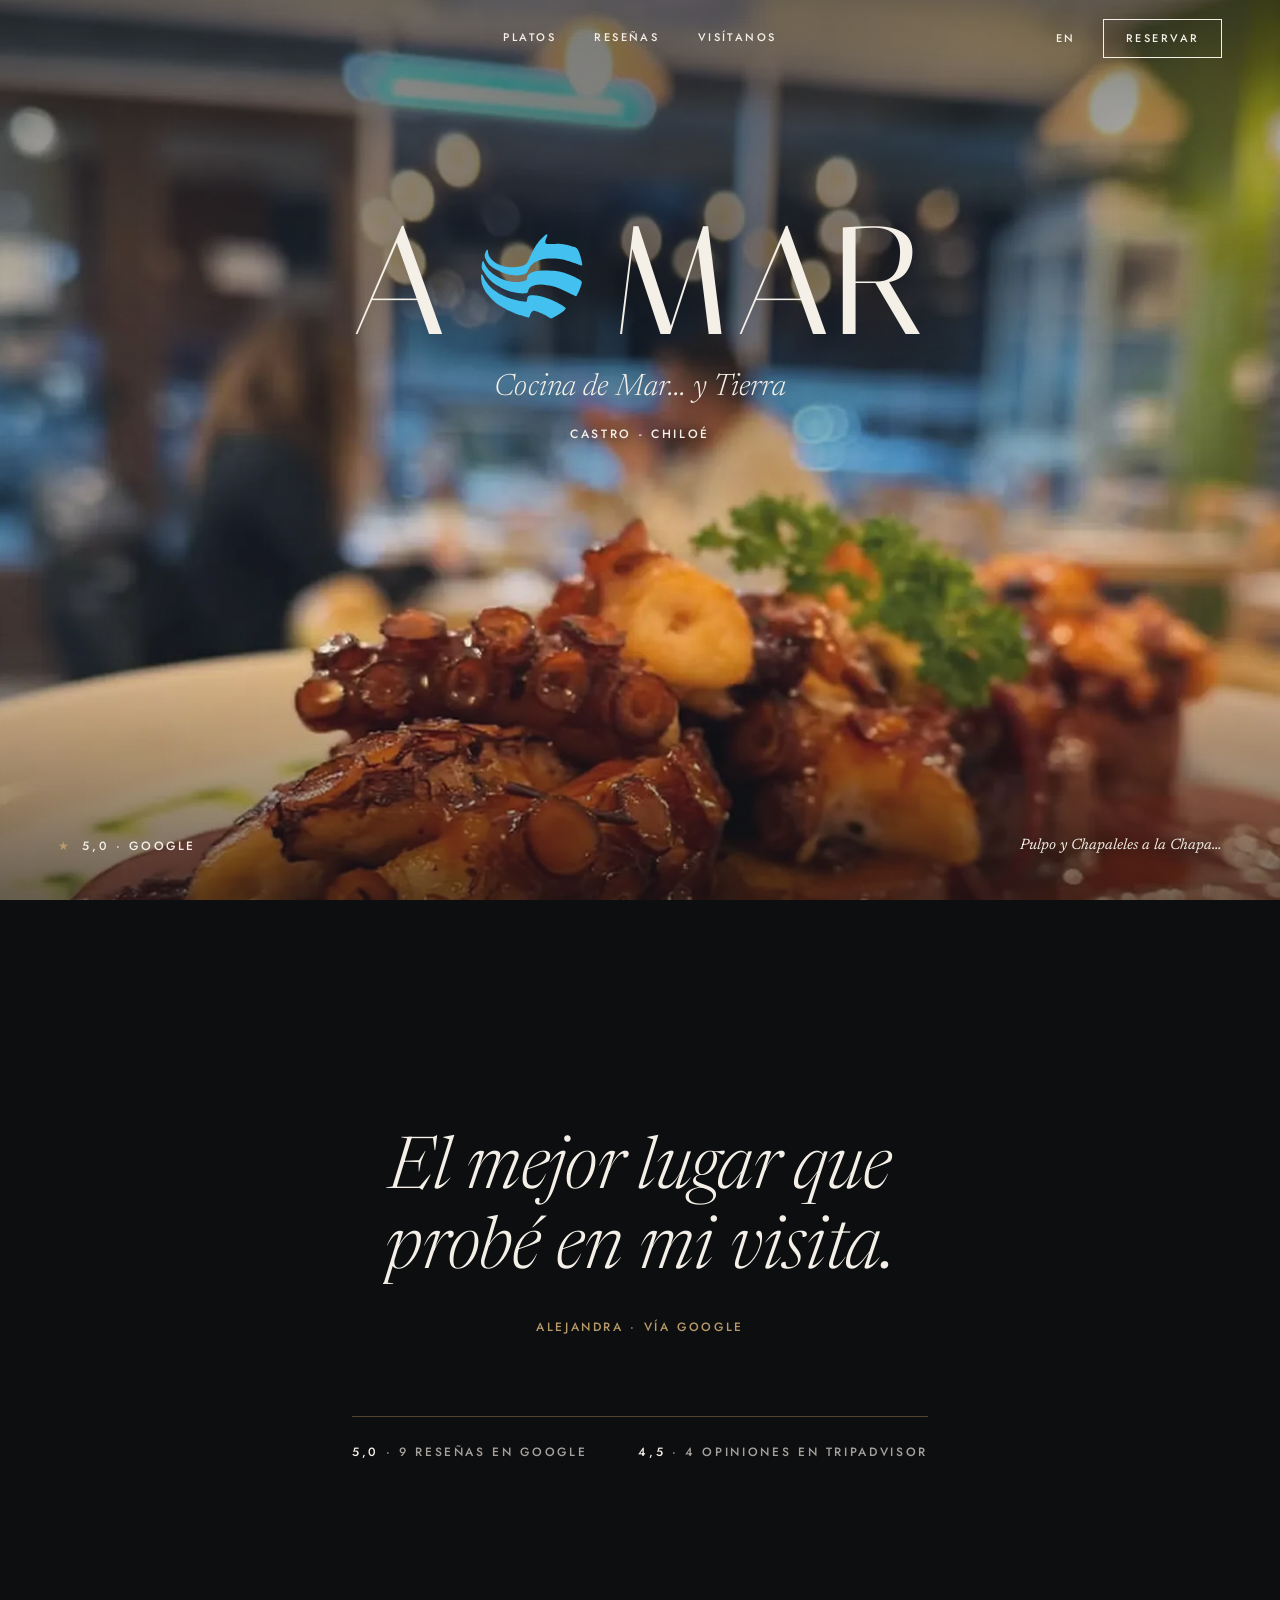
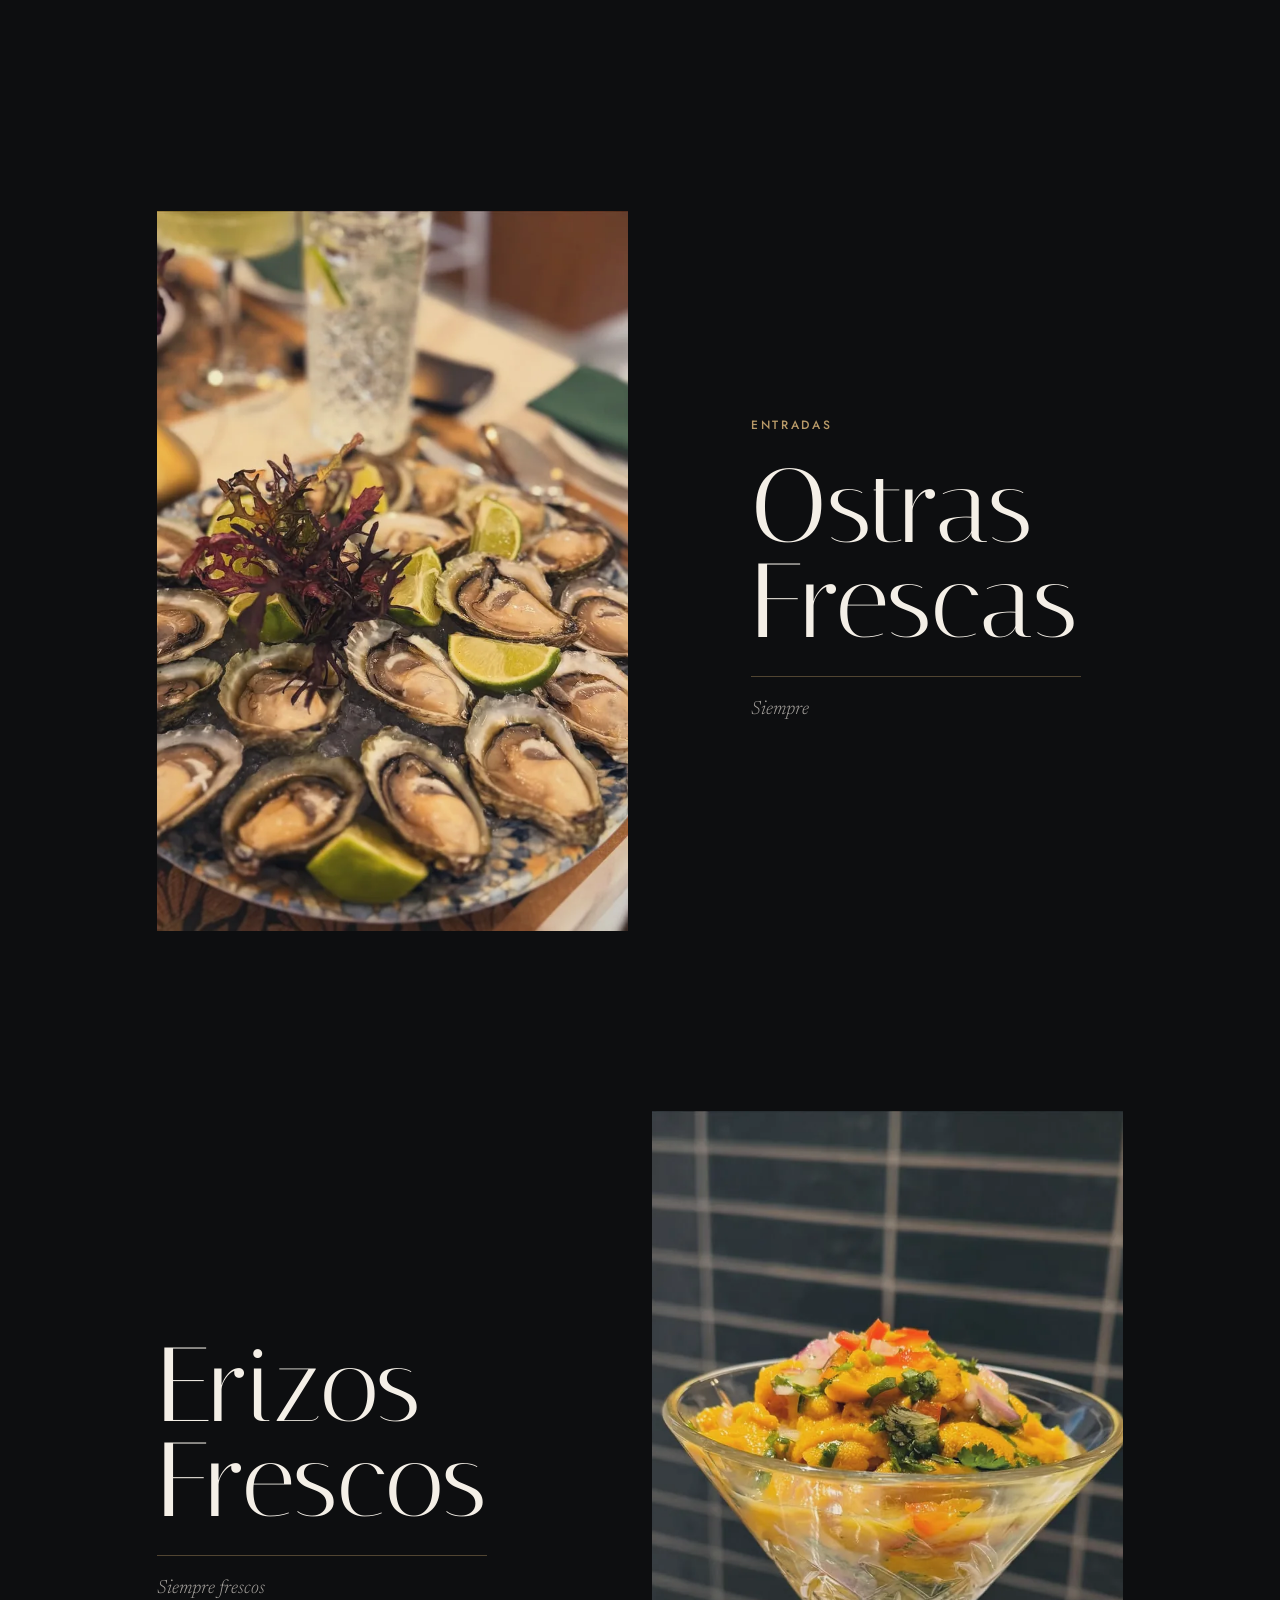
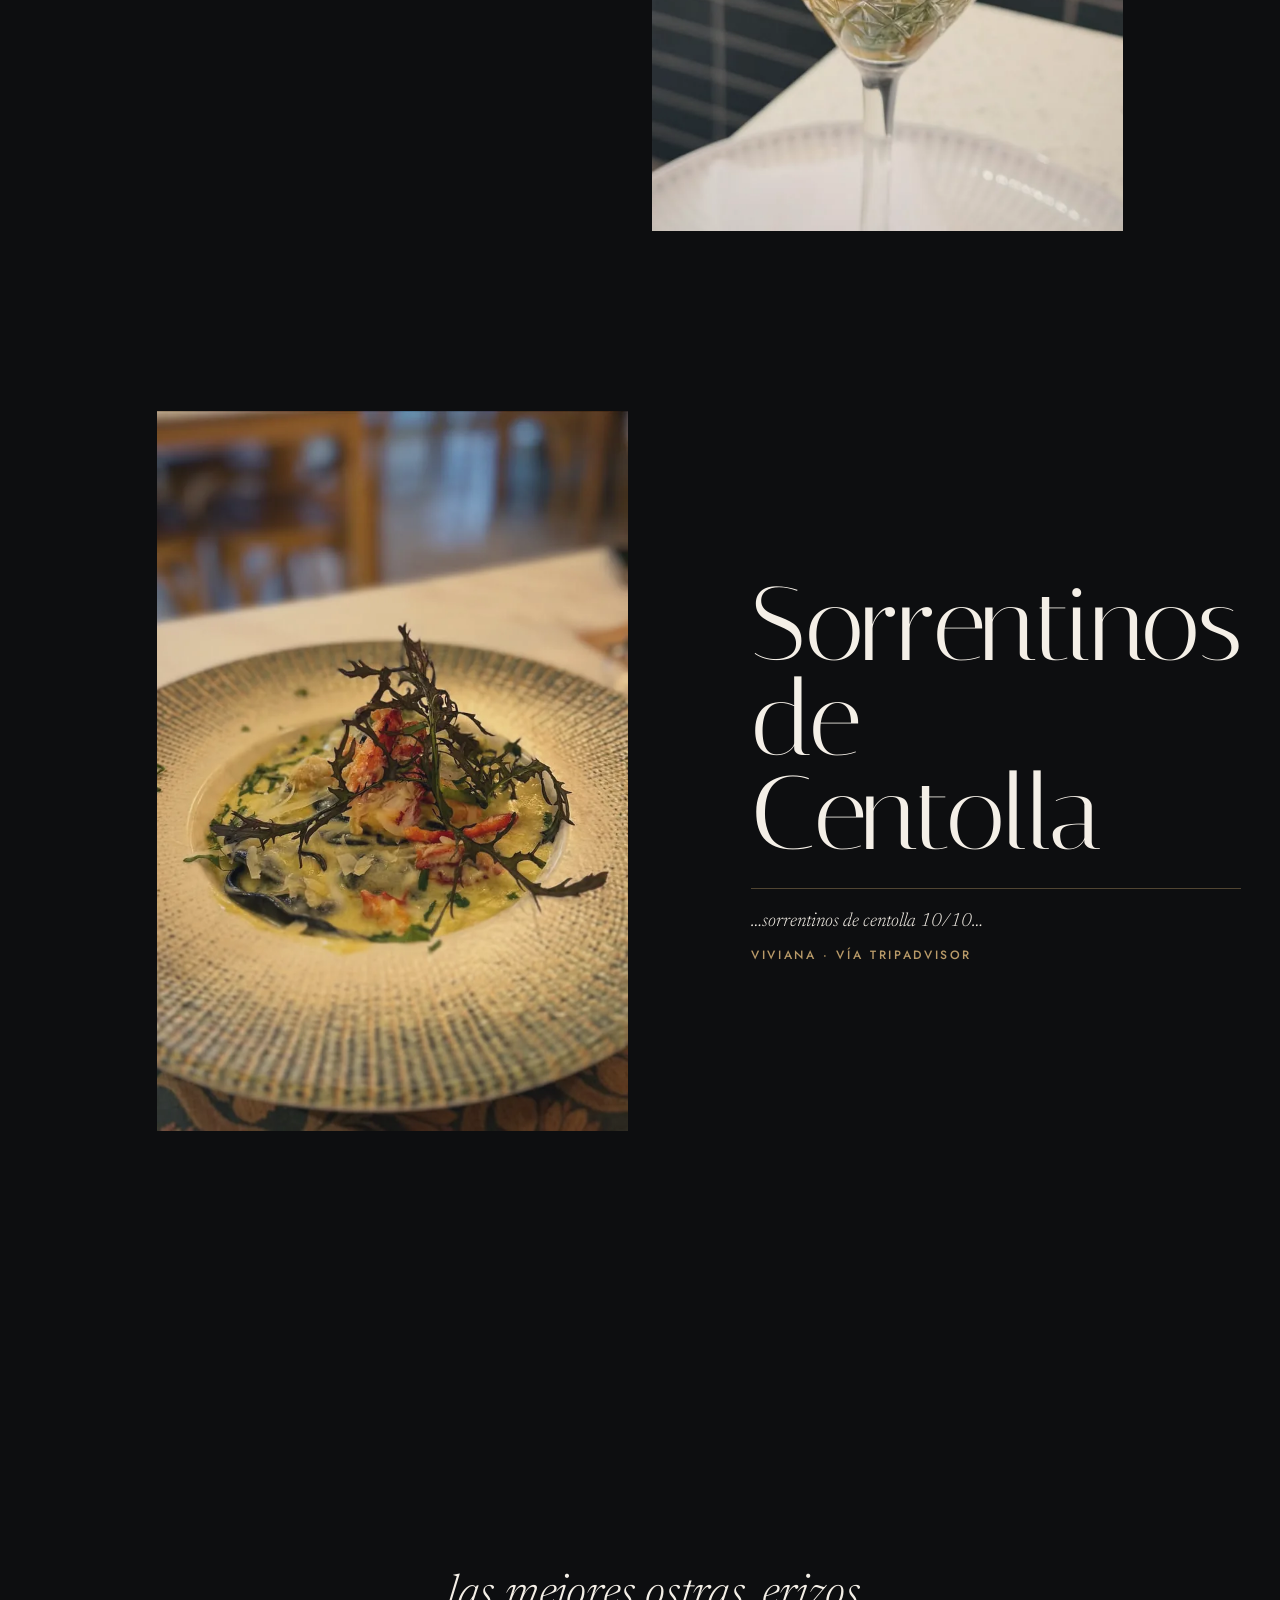
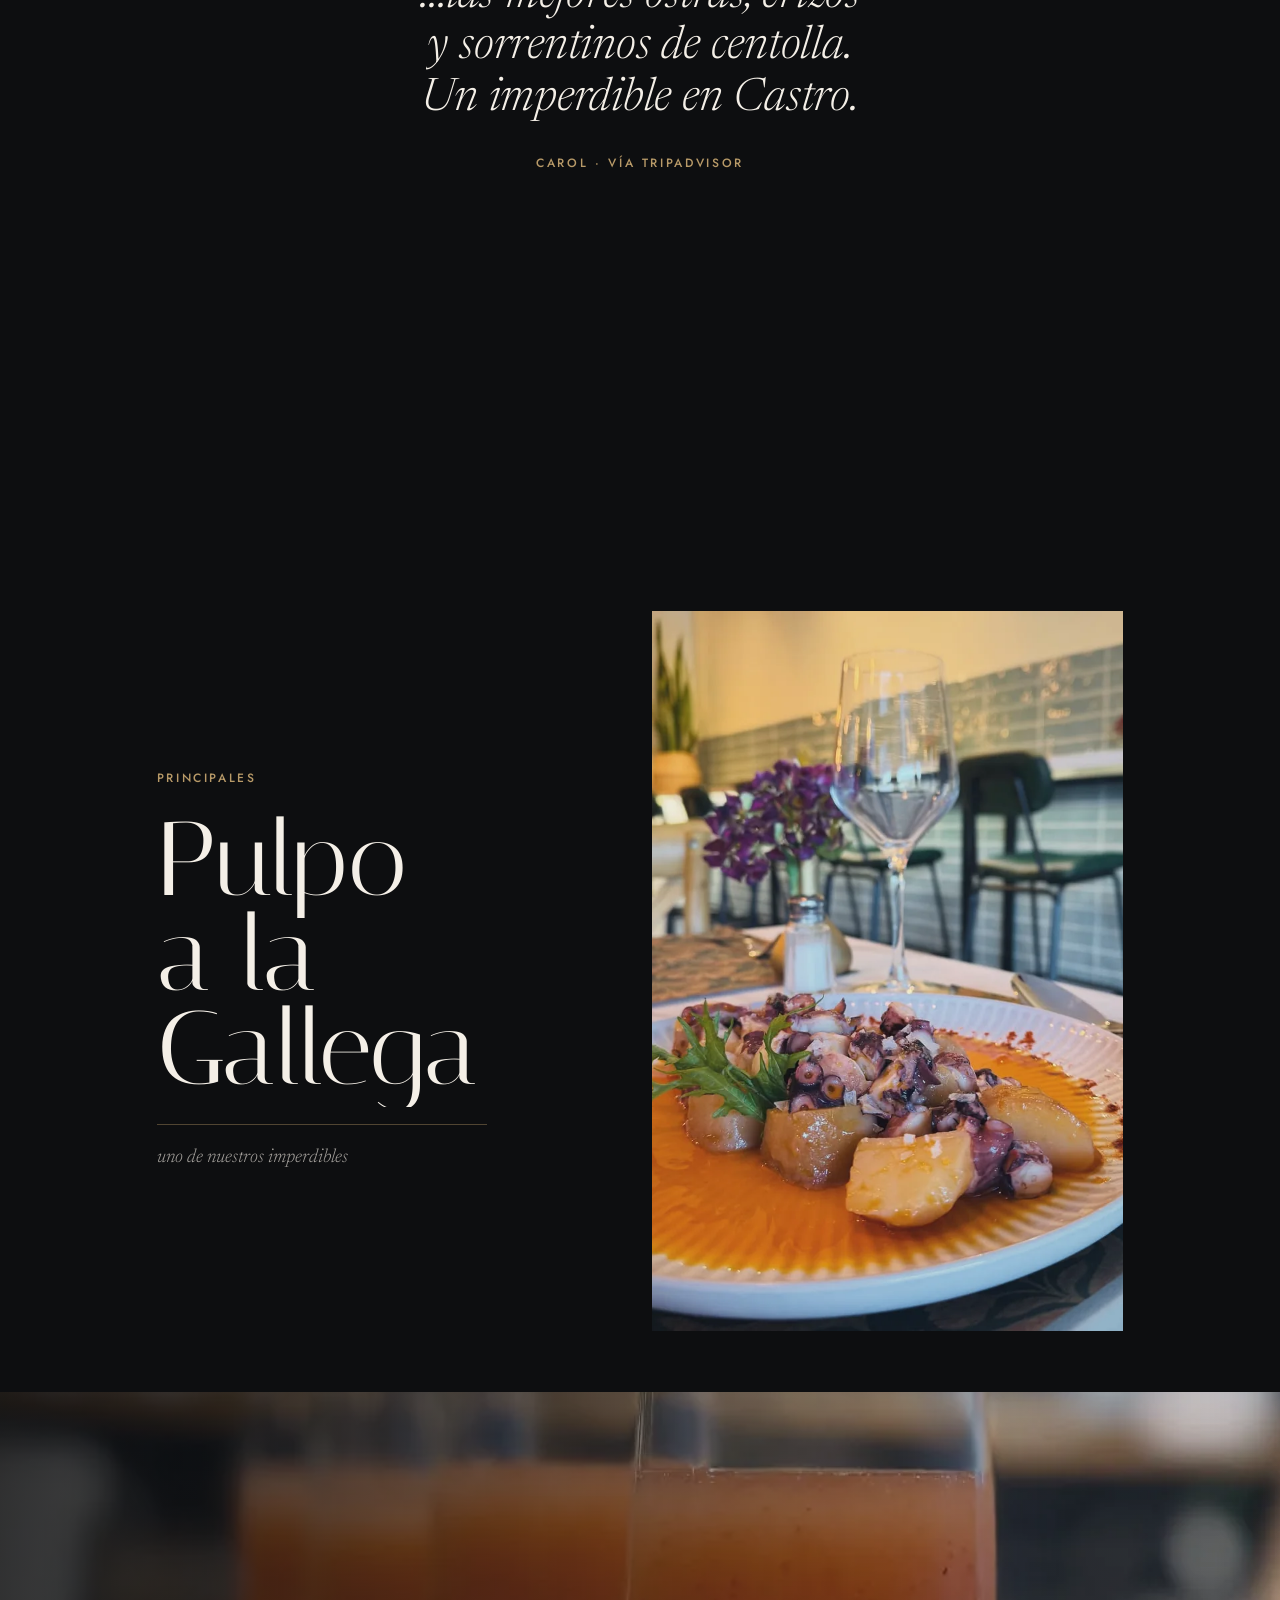
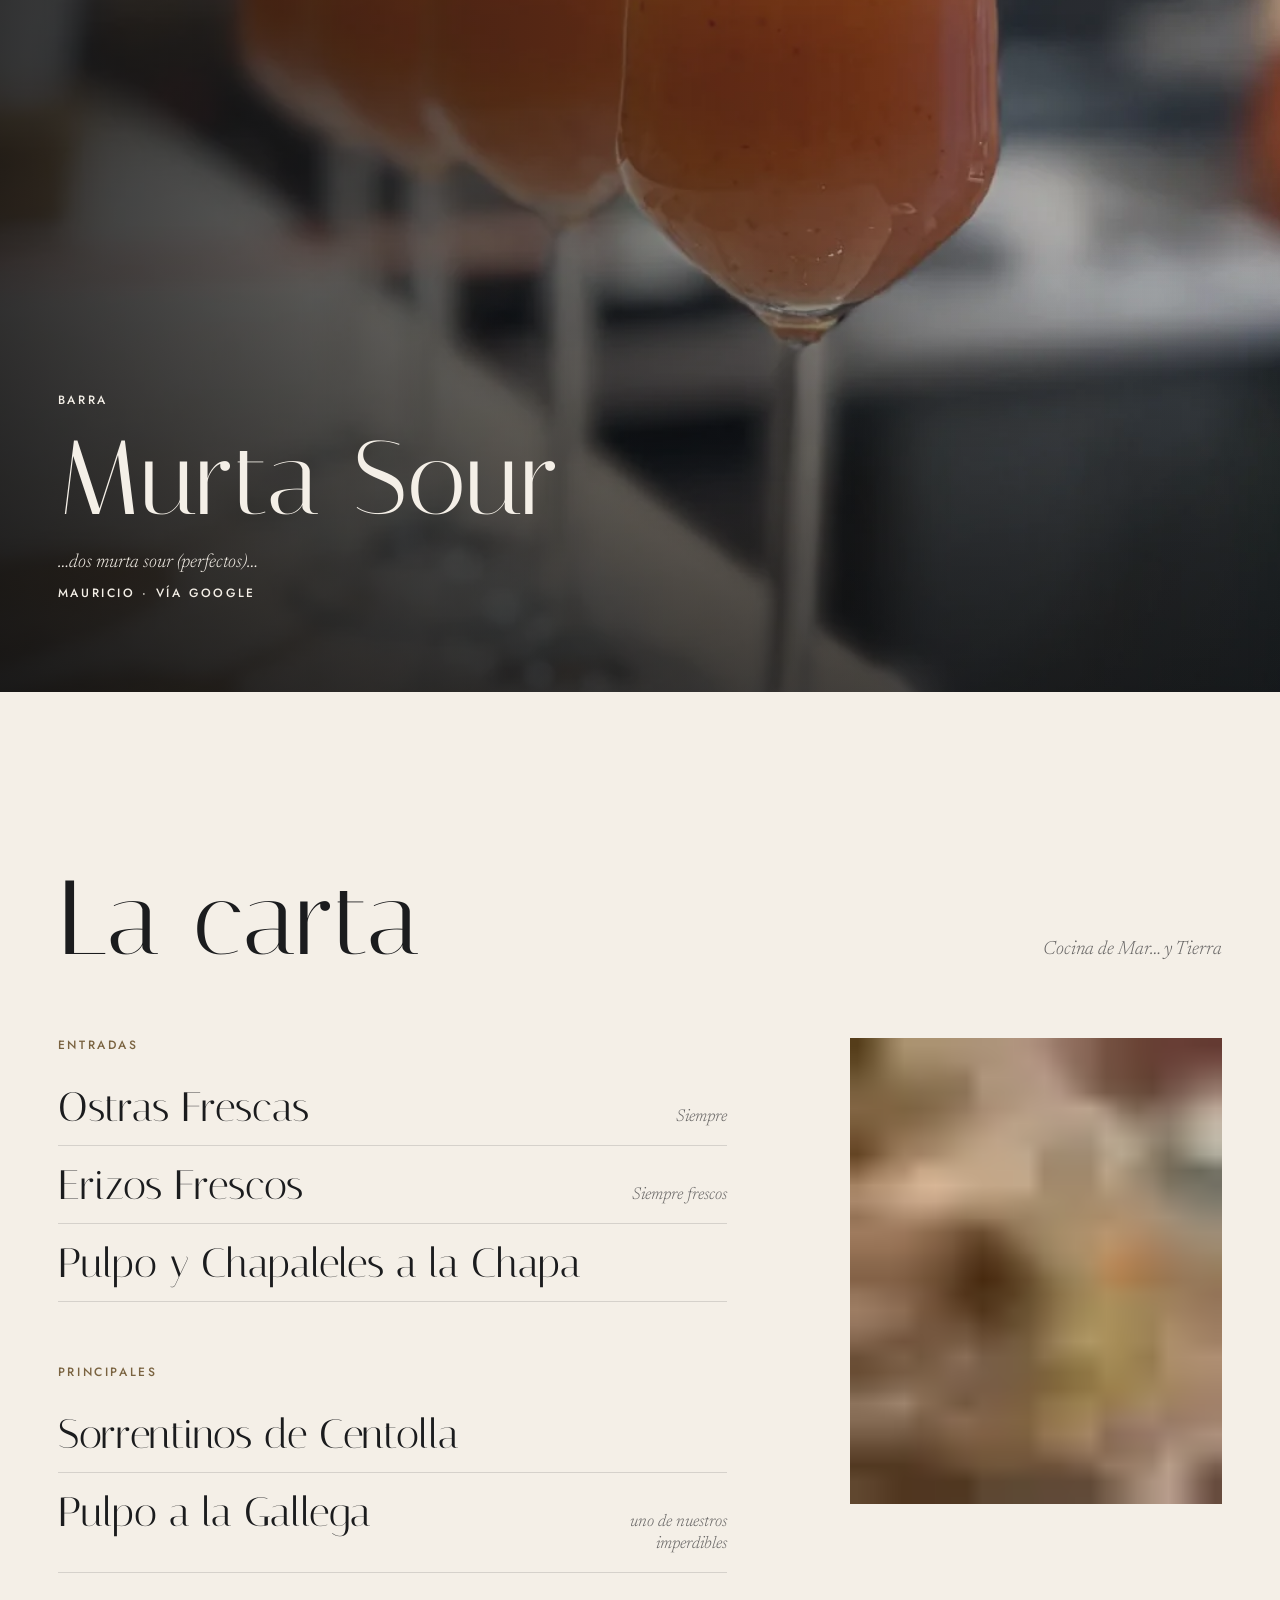
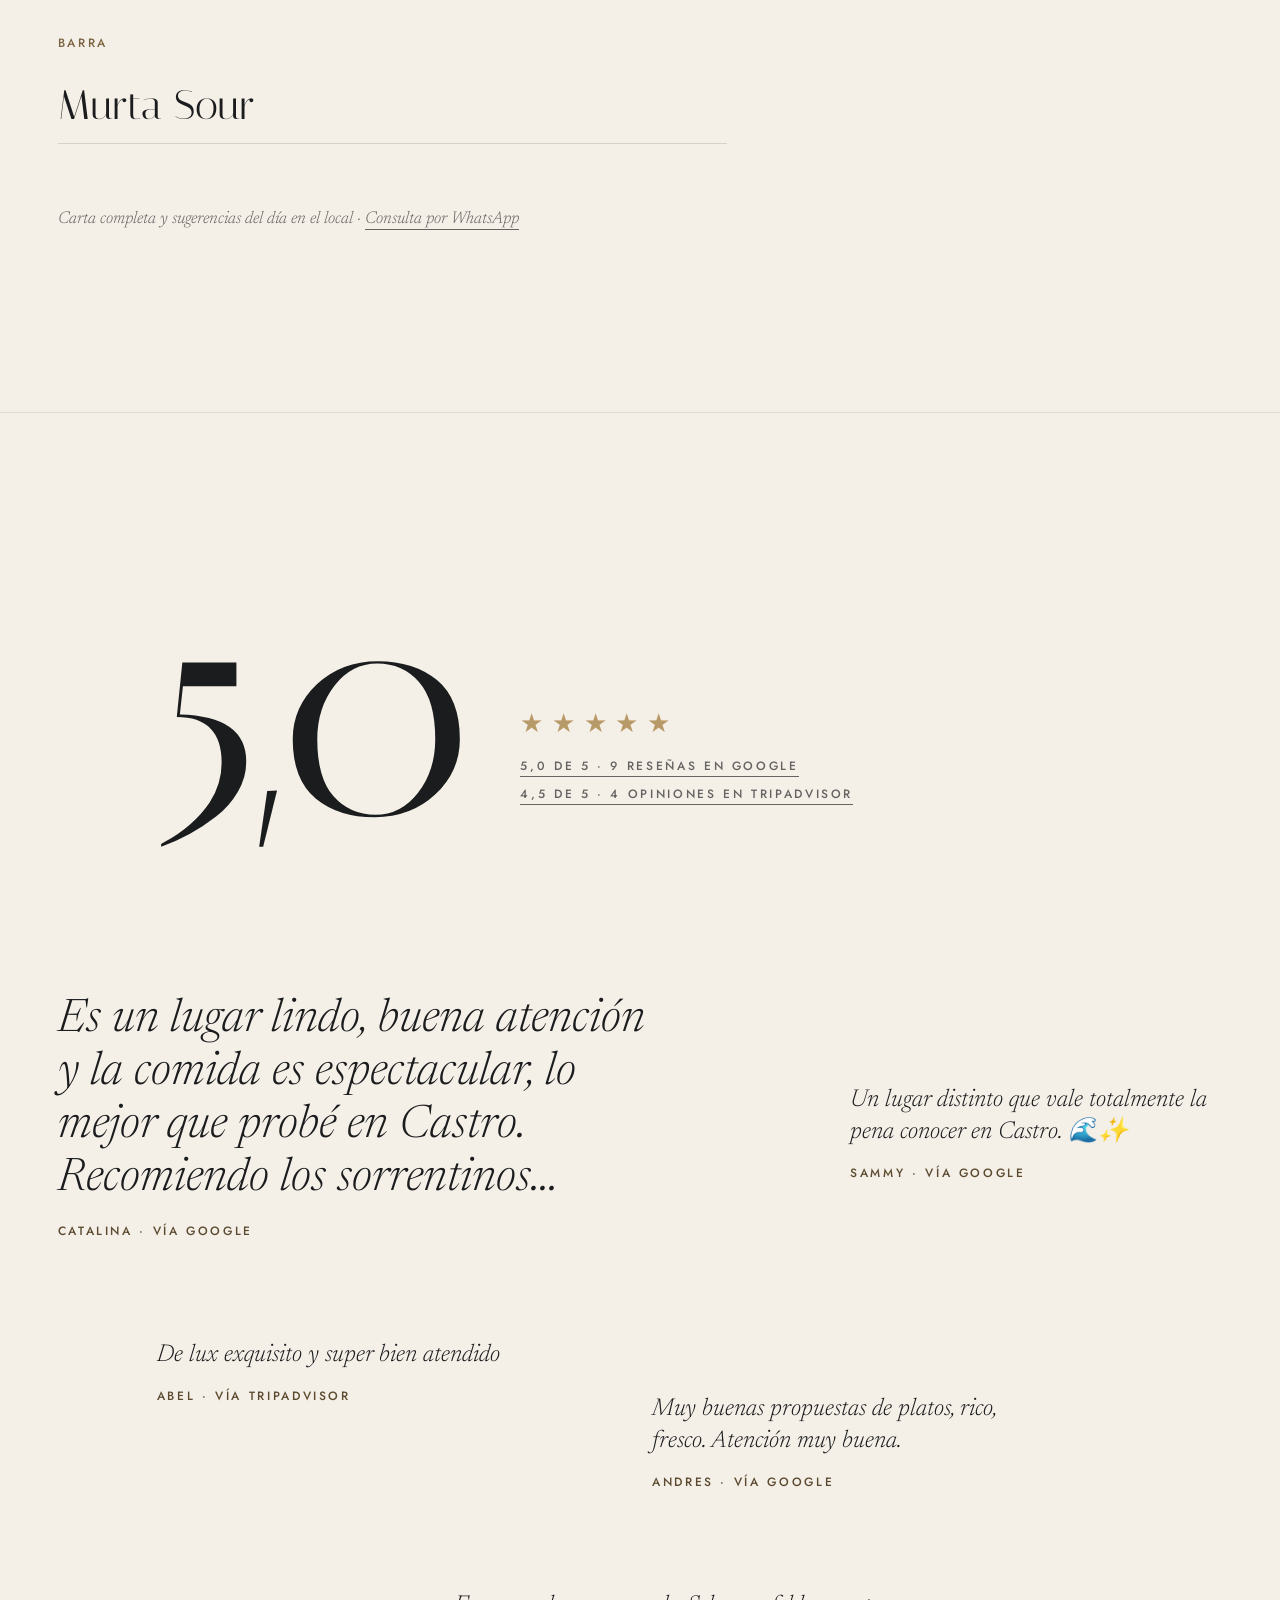
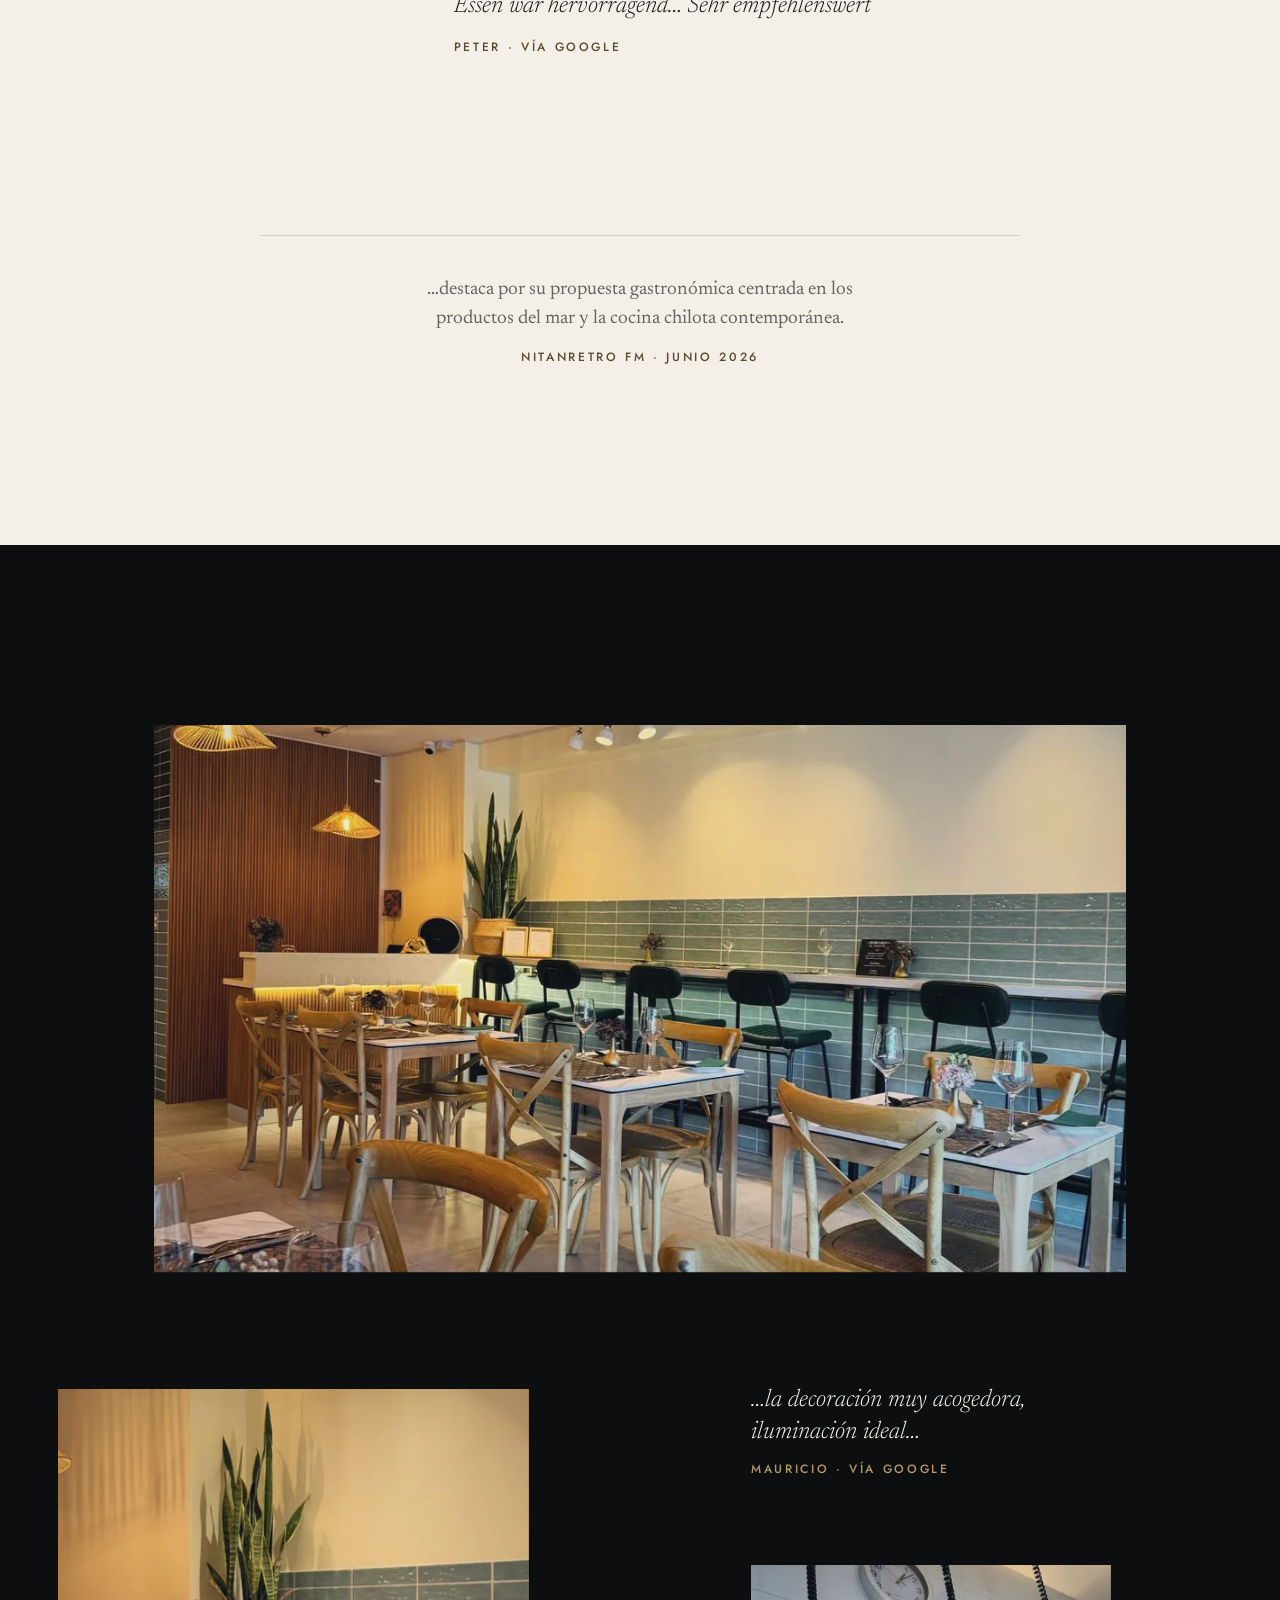
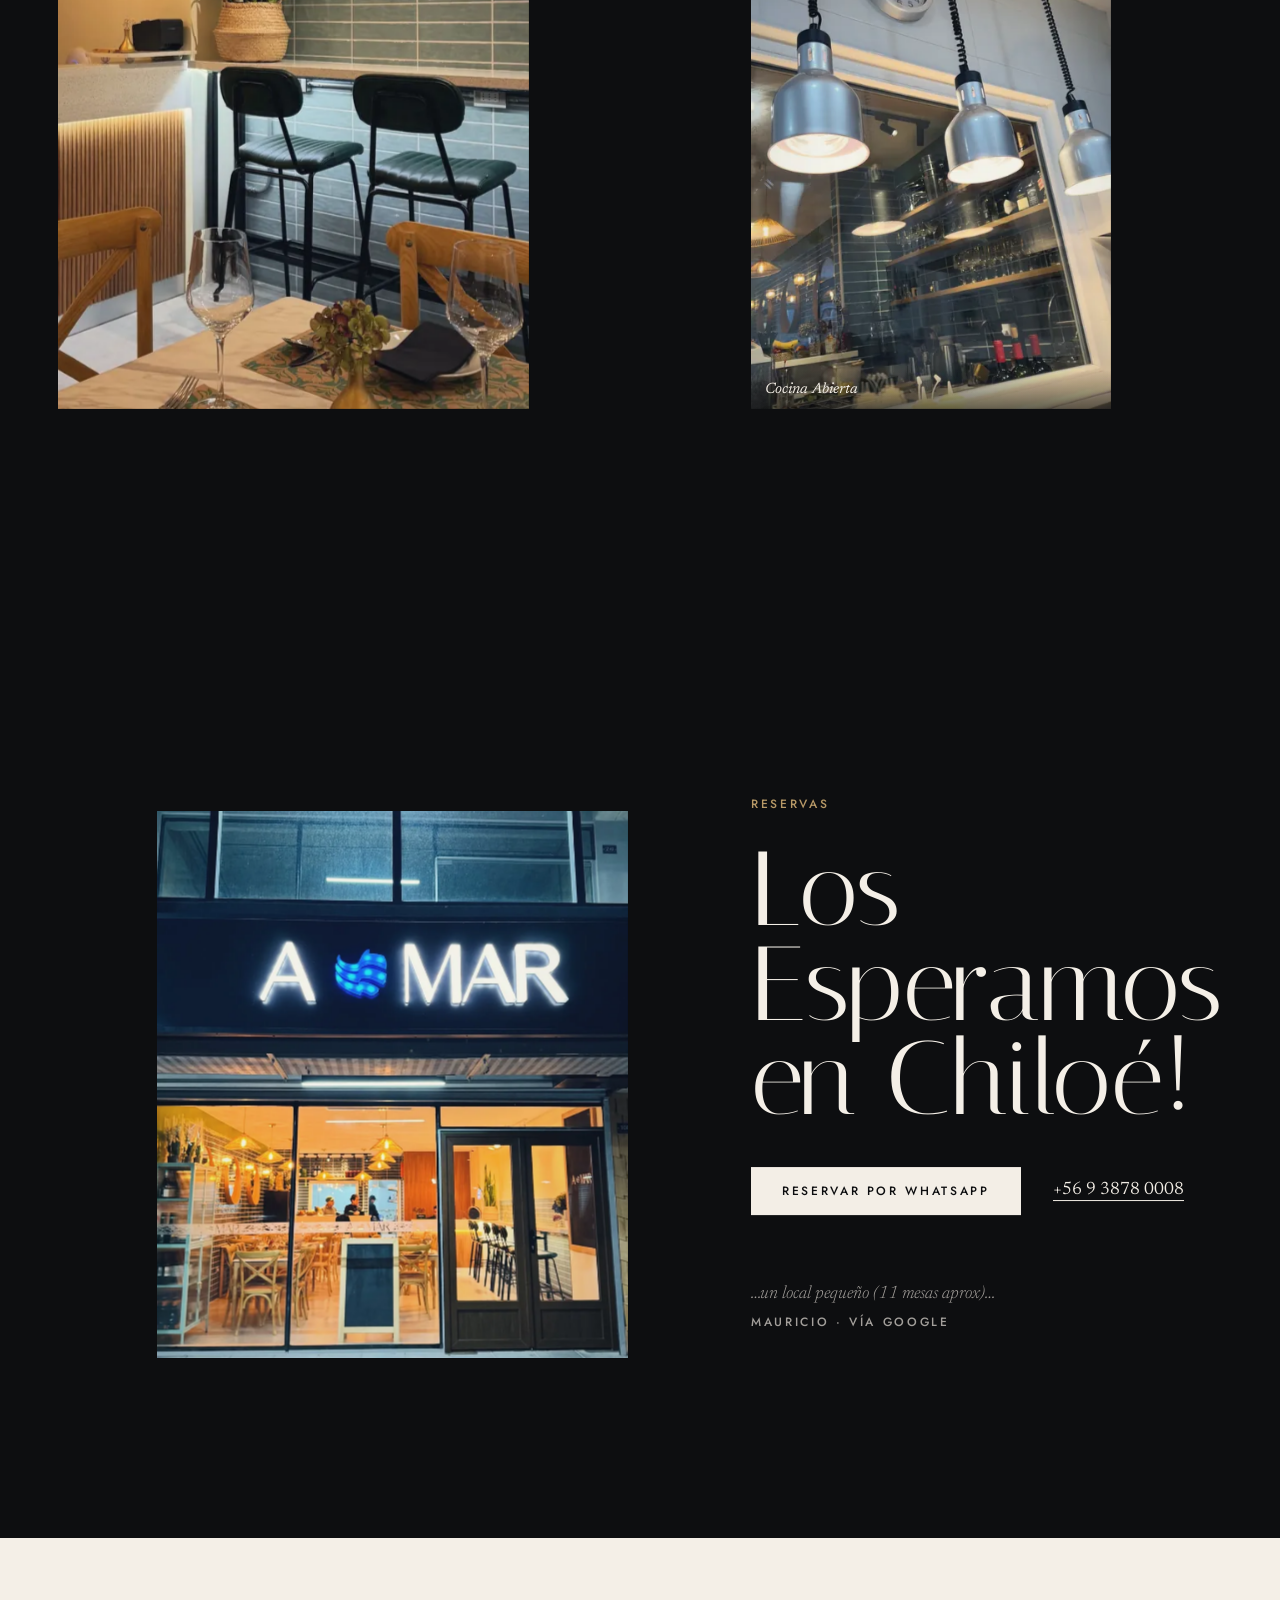
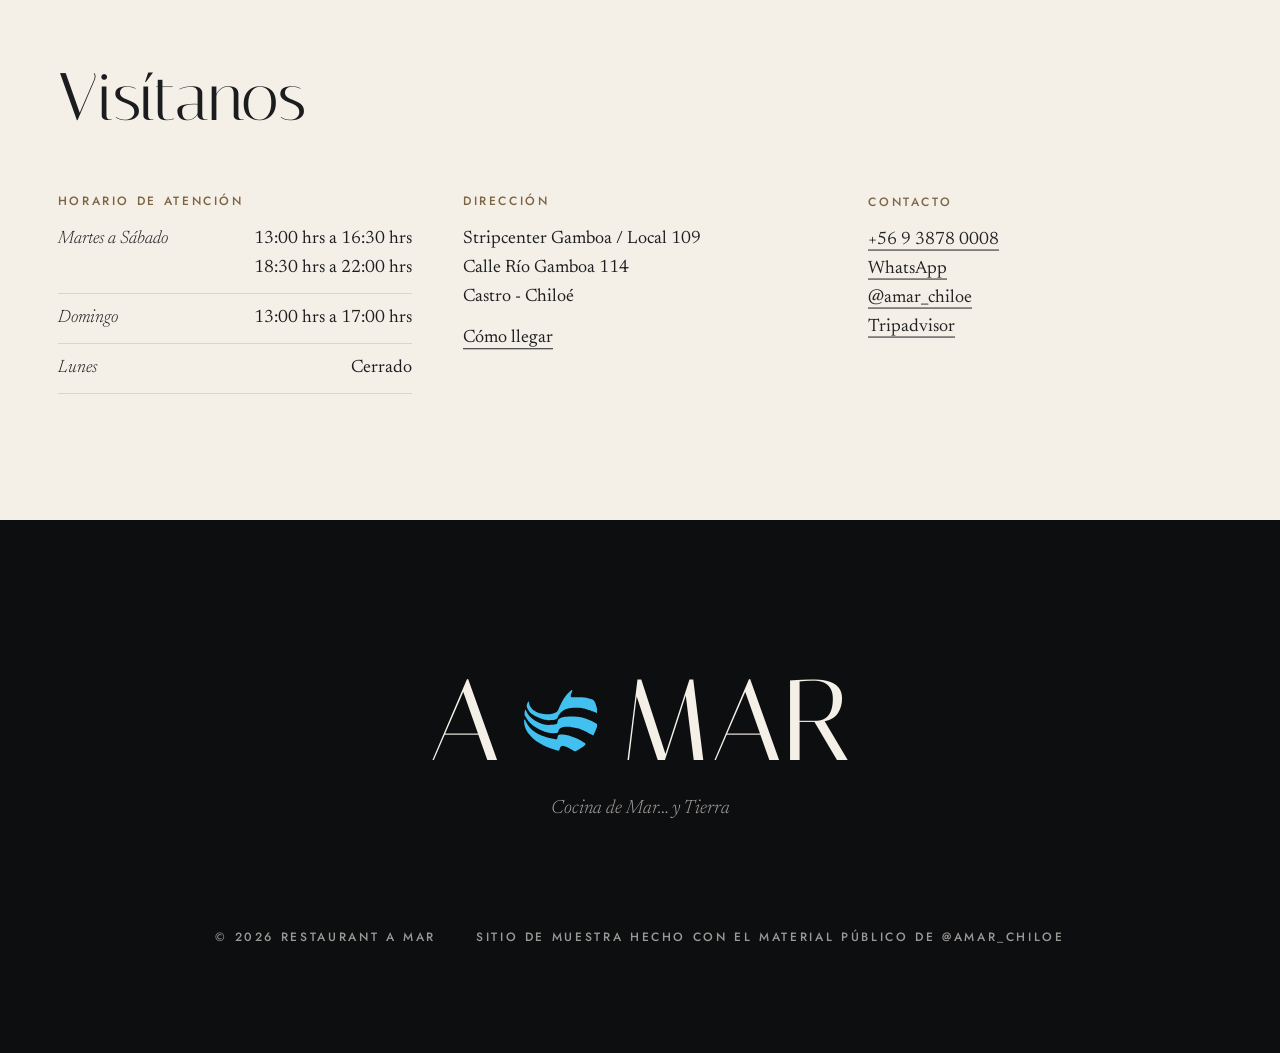
<file: index.html>
<!doctype html>
<html lang="es" class="no-js">
<head>
<meta charset="utf-8">
<meta name="viewport" content="width=device-width, initial-scale=1, viewport-fit=cover">
<title data-title-en="A MAR · Cocina de Mar… y Tierra · Castro, Chiloé">A MAR · Cocina de Mar… y Tierra · Castro, Chiloé</title>
<meta name="description" content="Restaurant A MAR · Cocina de Mar… y Tierra · Stripcenter Gamboa / Local 109 · Castro - Chiloé · Abierto de Martes a Domingo · Desde las 13:00 hrs" data-meta-en="Restaurant A MAR · Cocina de Mar… y Tierra · Stripcenter Gamboa, unit 109 · Castro, Chiloé, Chile · Open Tuesday to Sunday from 1 pm">
<meta name="theme-color" content="#0d0e10">
<link rel="canonical" href="https://amarchiloe.pages.dev/">
<meta property="og:title" content="A MAR · Cocina de Mar… y Tierra">
<meta property="og:description" content="Restaurant en el Stripcenter Gamboa, local 109 · Castro, Chiloé. Abierto de martes a domingo desde las 13:00 hrs.">
<meta property="og:image" content="https://amarchiloe.pages.dev/assets/og.jpg">
<meta property="og:image:width" content="1200">
<meta property="og:image:height" content="630">
<meta property="og:image:alt" content="Logotipo de A MAR sobre el pulpo y chapaleles a la chapa">
<meta property="og:type" content="website">
<meta property="og:locale" content="es_CL">
<meta property="og:locale:alternate" content="en_US">
<meta property="og:site_name" content="A MAR">
<meta property="og:url" content="https://amarchiloe.pages.dev/">
<meta name="twitter:card" content="summary_large_image">
<meta name="twitter:title" content="A MAR · Cocina de Mar… y Tierra">
<meta name="twitter:image" content="https://amarchiloe.pages.dev/assets/og.jpg">
<link rel="icon" href="brand/logo/favicon.svg" type="image/svg+xml">
<link rel="icon" href="brand/logo/favicon.ico" sizes="48x48">
<link rel="apple-touch-icon" href="brand/logo/favicon-180.png">
<link rel="preload" href="assets/fonts/italiana-latin-400-normal.woff2" as="font" type="font/woff2" crossorigin>
<link rel="preload" href="assets/fonts/newsreader-latin-opsz-italic.woff2" as="font" type="font/woff2" crossorigin>
<link rel="preload" href="assets/fonts/jost-latin-wght-normal.woff2" as="font" type="font/woff2" crossorigin>
<link rel="preload" as="image" type="image/webp" imagesrcset="assets/img/hero-d-960.webp 960w, assets/img/hero-d-1920.webp 1920w" imagesizes="100vw" media="(min-width: 701px)">
<link rel="preload" as="image" type="image/webp" imagesrcset="assets/img/hero-m-304.webp 304w, assets/img/hero-m-608.webp 608w" imagesizes="100vw" media="(max-width: 700px)">
<link rel="stylesheet" href="css/main.css">
<script>document.documentElement.classList.replace('no-js','js');if(matchMedia('(prefers-reduced-motion: reduce)').matches)document.documentElement.classList.add('reduced');</script>
<script type="application/ld+json">
{"@context":"https://schema.org","@type":"Restaurant","name":"A MAR","alternateName":"Restaurant A MAR","url":"https://amarchiloe.pages.dev/","image":"https://amarchiloe.pages.dev/assets/og.jpg","telephone":"+56 9 3878 0008","servesCuisine":["Chilena"],"address":{"@type":"PostalAddress","streetAddress":"Calle Río Gamboa 114, local 109","addressLocality":"Castro","addressRegion":"Los Lagos","addressCountry":"CL"},"geo":{"@type":"GeoCoordinates","latitude":-42.4805899,"longitude":-73.7720604},"aggregateRating":{"@type":"AggregateRating","ratingValue":"5.0","reviewCount":"9","bestRating":"5"},"openingHoursSpecification":[{"@type":"OpeningHoursSpecification","dayOfWeek":["Tuesday","Wednesday","Thursday","Friday","Saturday"],"opens":"13:00","closes":"16:30"},{"@type":"OpeningHoursSpecification","dayOfWeek":["Tuesday","Wednesday","Thursday","Friday","Saturday"],"opens":"18:30","closes":"22:00"},{"@type":"OpeningHoursSpecification","dayOfWeek":"Sunday","opens":"13:00","closes":"17:00"}],"sameAs":["https://www.instagram.com/amar_chiloe/","https://www.tripadvisor.cl/Restaurant_Review-g317804-d34499300-Reviews-A_Mar_Chiloe-Castro_Isla_Chiloe_Los_Lagos_Region.html"]}
</script>
</head>
<body>
<a class="skip" href="#main" data-l="Skip to content">Saltar al contenido</a>

<header class="nav" id="nav">
  <a class="nav__logo" href="#inicio" aria-label="A MAR, inicio" data-aria-en="A MAR, home"><span>A</span> <svg class="nav__iso" viewBox="0 0 100 83.35" aria-hidden="true" focusable="false"><path d="M69.92 83.09C70.17 83 70.78 82.69 71.27 82.39C72.58 81.62 73.6 81.02 75.25 80.08C79.19 77.83 80.64 76.83 82.08 75.42C83.93 73.57 83.98 73.01 82.42 71.99C82.21 71.85 81.75 71.54 81.4 71.29C81.04 71.04 80.23 70.53 79.61 70.15C78.98 69.77 78.34 69.37 78.19 69.27C77.43 68.76 74.05 66.98 72.52 66.28C66.59 63.6 61.88 62 57.22 61.11C53.75 60.44 52.97 60.35 50.84 60.34C47.78 60.33 46.51 60.78 46 62.08C45.88 62.39 45.46 64.3 45.32 65.24C45.19 65.99 45.09 66.27 44.82 66.52C44.42 66.9 44.13 66.92 42.31 66.67C36.61 65.88 31.78 64.69 26.79 62.83C25.13 62.21 22.23 60.97 21.49 60.57C21.22 60.42 20.58 60.13 20.07 59.92C19.56 59.72 19.01 59.48 18.86 59.4C18.19 59.07 16.28 57.92 15.82 57.58C15.55 57.38 14.93 56.93 14.43 56.59C10.41 53.8 7.22 50.46 4.58 46.32C3.44 44.51 3.21 44.1 2.23 42.09C1.34 40.28 1.17 40.04 0.76 40.04C0.22 40.04 -0 40.73 0.07 42.2C0.28 47.22 1.09 50.63 2.88 54.01C3.5 55.21 3.95 55.95 5.21 57.86C5.44 58.21 5.86 58.76 6.14 59.08C6.43 59.4 6.92 59.96 7.24 60.33C10.67 64.3 14.94 68.31 17.26 69.75C17.55 69.93 18.2 70.35 18.7 70.68C19.21 71.02 19.83 71.41 20.08 71.54C20.33 71.68 20.87 72 21.27 72.25C21.68 72.5 22.5 72.96 23.1 73.28C23.69 73.59 24.42 73.99 24.72 74.16C27.33 75.68 35.71 79.17 39.24 80.21C39.75 80.36 40.82 80.7 41.6 80.95C42.37 81.21 43.53 81.55 44.16 81.72C44.8 81.89 45.58 82.11 45.92 82.2C47.39 82.61 47.66 82.4 48.26 80.33C48.83 78.33 49.21 77.62 50.25 76.63C51.55 75.37 52.32 75.34 55.13 76.42C55.6 76.61 56.43 76.93 56.99 77.14C59.69 78.19 60.89 78.73 62.67 79.71C63.5 80.17 66.8 82.13 67.96 82.84C68.68 83.3 69.17 83.36 69.92 83.09ZM94.07 61.28C94.18 61.18 94.36 60.92 94.49 60.69C94.61 60.45 94.9 59.91 95.14 59.48C96.05 57.84 97.61 54.06 98.65 50.94C99.92 47.18 99.85 46.84 97.34 45.18C94.9 43.56 89.36 40.96 85.18 39.48C84.6 39.28 83.73 38.96 83.25 38.77C82.01 38.3 80.25 37.8 77.28 37.11C74.27 36.41 74.05 36.38 65.33 35.98C61.55 35.81 56.77 36.12 53.83 36.73C49.97 37.53 46.98 39.12 46.15 40.8C45.84 41.44 45.76 41.75 45.48 43.28C45.07 45.55 44.75 45.91 42.66 46.48C41.82 46.72 39.57 47.1 38.12 47.26C37.06 47.38 33.86 47.43 32.67 47.34C27.8 46.96 24.43 46.09 19.59 43.93C17.37 42.96 15.43 41.83 12.7 39.95C10.38 38.36 8.15 36.31 6.81 34.54C6.47 34.09 6.01 33.5 5.77 33.21C4.93 32.2 3.96 30.47 3.1 28.47C2.52 27.13 2.34 26.87 1.97 26.87C1.47 26.87 1.25 27.41 0.98 29.34C0.4 33.42 0.5 33.85 2.72 37.27C5.37 41.34 6.55 42.91 8.45 44.81C11 47.37 13.97 49.68 16.92 51.38C18.63 52.36 18.88 52.49 20.29 53.18C24.99 55.49 26.9 56.22 30.96 57.24C35.5 58.4 40.45 58.86 43.82 58.46C45.32 58.28 46.1 57.74 46.4 56.65C47.05 54.26 47.5 53.47 48.85 52.39C49.83 51.59 51.32 50.95 53.57 50.36C56.36 49.64 61.14 49.67 65.19 50.44C65.77 50.54 66.76 50.73 67.39 50.84C68.93 51.13 72.17 51.82 72.73 52C76.35 53.1 83.59 56.3 88.28 58.85C88.71 59.08 89.44 59.44 89.92 59.65C90.81 60.04 91.07 60.18 91.92 60.73C93.1 61.48 93.66 61.62 94.07 61.28ZM36.5 40.85C40.5 40.69 43.45 39.88 44.79 38.57C45.4 37.96 45.63 37.62 46.12 36.54C46.69 35.27 47.58 33.62 48 33.05C48.18 32.79 48.54 32.29 48.78 31.94C49.66 30.63 51.58 28.91 53.27 27.92C55.82 26.41 56.19 26.24 58.44 25.54C60.88 24.77 61.26 24.69 63.33 24.42C65.6 24.12 70.85 24 73.46 24.2C76.98 24.46 78.82 24.71 80.65 25.19C81.08 25.29 82.31 25.6 83.39 25.86C84.47 26.12 85.83 26.5 86.43 26.71C87.02 26.9 88.22 27.3 89.09 27.58C89.96 27.87 90.97 28.22 91.32 28.37C91.67 28.52 92.34 28.78 92.81 28.95C93.27 29.11 94.08 29.41 94.61 29.61C95.13 29.82 95.99 30.13 96.5 30.31C97.01 30.49 97.73 30.75 98.11 30.88C98.84 31.15 99.1 31.17 99.46 31.03C99.96 30.82 100 30.37 99.66 28.64C99.54 27.98 99.35 27.01 99.26 26.47C98.97 24.81 97.65 20.2 96.95 18.45C95.84 15.65 95.05 14.41 93.86 13.58C93.18 13.11 92.83 12.97 91.66 12.66C91.12 12.53 90.08 12.21 89.36 11.97C88.64 11.73 87.57 11.43 87 11.3C86.43 11.18 85.78 11.02 85.57 10.97C84.97 10.81 80.59 10.08 79.57 9.97C78.23 9.81 75.68 9.71 74.07 9.75C73.29 9.76 71.01 9.81 69.01 9.85C64.56 9.95 64.45 9.95 63.93 9.44C63.03 8.57 63.27 6.79 64.71 3.53C65.49 1.78 65.71 0.66 65.36 0.31C65.06 0 64.66 0.13 63.79 0.84C63.24 1.29 62.96 1.55 60.81 3.55C59.14 5.11 56.95 7.48 56.33 8.41C56.18 8.63 55.85 9.1 55.59 9.45C54.98 10.29 53.81 12.09 52.89 13.61C51.84 15.33 48.62 21.81 47.57 24.31C46.27 27.39 45.02 29.27 43.71 30.13C40.79 32.05 35.67 33.06 29.83 32.88C25.28 32.73 20.96 31.72 16.92 29.88C13.12 28.14 9.71 25.1 8.28 22.18C7.41 20.4 7.23 19.78 6.97 17.68C6.78 16.19 6.74 16.02 6.52 15.8C6.07 15.35 5.45 15.92 4.7 17.5C3.27 20.51 3.29 22.16 4.81 25.39C5.22 26.25 5.41 26.57 6.44 28.06C7.56 29.68 8.17 30.37 9.35 31.42C10.42 32.37 10.74 32.61 11.46 33.02C11.81 33.22 12.38 33.56 12.73 33.79C14.33 34.79 18.63 36.94 21.04 37.93C23.51 38.95 26.53 39.9 28.36 40.25C29.55 40.48 32.53 40.82 33.7 40.87C34.72 40.91 34.97 40.91 36.5 40.85Z"/></svg> <span>MAR</span></a>
  <nav class="nav__links" aria-label="Secciones" data-aria-en="Sections">
    <a class="ul" href="#platos" data-l="Dishes">Platos</a>
    <a class="ul" href="#resenas" data-l="Reviews">Reseñas</a>
    <a class="ul" href="#visitanos" data-l="Visit us">Visítanos</a>
  </nav>
  <div class="nav__right">
    <button class="nav__lang" id="lang" type="button" aria-label="EN, ver el sitio en inglés" data-aria-en="ES, view the site in Spanish"><span aria-hidden="true" data-l="ES">EN</span></button>
    <a class="btn btn--line nav__book" href="https://wa.me/message/PLLYWRQYPFITD1" target="_blank" rel="noopener"><span data-l="Book">Reservar</span></a>
  </div>
</header>

<main id="main" tabindex="-1">

<!-- 1 · Portada: el logo entra, la ola abre la página, el pulpo aparece detrás -->
<section class="hero" id="inicio" aria-labelledby="h1">
  <picture class="hero__pic">
    <source media="(max-width: 700px)" srcset="assets/img/hero-m-304.webp 304w, assets/img/hero-m-608.webp 608w" sizes="100vw">
    <img class="hero__img" src="assets/img/hero-d-1920.webp" srcset="assets/img/hero-d-960.webp 960w, assets/img/hero-d-1920.webp 1920w" sizes="100vw" width="1920" height="1080" alt="Pulpo y chapaleles a la chapa en salsa roja, con el salón iluminado y desenfocado al fondo" data-alt-en="Griddled octopus with chapaleles in a red sauce, the lit dining room blurred behind" fetchpriority="high" decoding="async">
  </picture>
  <div class="hero__veil" aria-hidden="true"></div>
  <svg class="hero__tide" viewBox="0 0 100 100" preserveAspectRatio="none" aria-hidden="true"><path class="hero__tide-fill" d="M0 0H100V100H0Z"/><path class="hero__tide-edge" d=""/></svg>
  <div class="hero__brand">
    <h1 class="hero__logo" id="h1" aria-label="A MAR"><span class="hero__a" aria-hidden="true">A</span><span class="hero__isowrap" aria-hidden="true"><svg class="hero__iso" viewBox="0 0 100 83.35" aria-hidden="true" focusable="false"><path d="M69.92 83.09C70.17 83 70.78 82.69 71.27 82.39C72.58 81.62 73.6 81.02 75.25 80.08C79.19 77.83 80.64 76.83 82.08 75.42C83.93 73.57 83.98 73.01 82.42 71.99C82.21 71.85 81.75 71.54 81.4 71.29C81.04 71.04 80.23 70.53 79.61 70.15C78.98 69.77 78.34 69.37 78.19 69.27C77.43 68.76 74.05 66.98 72.52 66.28C66.59 63.6 61.88 62 57.22 61.11C53.75 60.44 52.97 60.35 50.84 60.34C47.78 60.33 46.51 60.78 46 62.08C45.88 62.39 45.46 64.3 45.32 65.24C45.19 65.99 45.09 66.27 44.82 66.52C44.42 66.9 44.13 66.92 42.31 66.67C36.61 65.88 31.78 64.69 26.79 62.83C25.13 62.21 22.23 60.97 21.49 60.57C21.22 60.42 20.58 60.13 20.07 59.92C19.56 59.72 19.01 59.48 18.86 59.4C18.19 59.07 16.28 57.92 15.82 57.58C15.55 57.38 14.93 56.93 14.43 56.59C10.41 53.8 7.22 50.46 4.58 46.32C3.44 44.51 3.21 44.1 2.23 42.09C1.34 40.28 1.17 40.04 0.76 40.04C0.22 40.04 -0 40.73 0.07 42.2C0.28 47.22 1.09 50.63 2.88 54.01C3.5 55.21 3.95 55.95 5.21 57.86C5.44 58.21 5.86 58.76 6.14 59.08C6.43 59.4 6.92 59.96 7.24 60.33C10.67 64.3 14.94 68.31 17.26 69.75C17.55 69.93 18.2 70.35 18.7 70.68C19.21 71.02 19.83 71.41 20.08 71.54C20.33 71.68 20.87 72 21.27 72.25C21.68 72.5 22.5 72.96 23.1 73.28C23.69 73.59 24.42 73.99 24.72 74.16C27.33 75.68 35.71 79.17 39.24 80.21C39.75 80.36 40.82 80.7 41.6 80.95C42.37 81.21 43.53 81.55 44.16 81.72C44.8 81.89 45.58 82.11 45.92 82.2C47.39 82.61 47.66 82.4 48.26 80.33C48.83 78.33 49.21 77.62 50.25 76.63C51.55 75.37 52.32 75.34 55.13 76.42C55.6 76.61 56.43 76.93 56.99 77.14C59.69 78.19 60.89 78.73 62.67 79.71C63.5 80.17 66.8 82.13 67.96 82.84C68.68 83.3 69.17 83.36 69.92 83.09ZM94.07 61.28C94.18 61.18 94.36 60.92 94.49 60.69C94.61 60.45 94.9 59.91 95.14 59.48C96.05 57.84 97.61 54.06 98.65 50.94C99.92 47.18 99.85 46.84 97.34 45.18C94.9 43.56 89.36 40.96 85.18 39.48C84.6 39.28 83.73 38.96 83.25 38.77C82.01 38.3 80.25 37.8 77.28 37.11C74.27 36.41 74.05 36.38 65.33 35.98C61.55 35.81 56.77 36.12 53.83 36.73C49.97 37.53 46.98 39.12 46.15 40.8C45.84 41.44 45.76 41.75 45.48 43.28C45.07 45.55 44.75 45.91 42.66 46.48C41.82 46.72 39.57 47.1 38.12 47.26C37.06 47.38 33.86 47.43 32.67 47.34C27.8 46.96 24.43 46.09 19.59 43.93C17.37 42.96 15.43 41.83 12.7 39.95C10.38 38.36 8.15 36.31 6.81 34.54C6.47 34.09 6.01 33.5 5.77 33.21C4.93 32.2 3.96 30.47 3.1 28.47C2.52 27.13 2.34 26.87 1.97 26.87C1.47 26.87 1.25 27.41 0.98 29.34C0.4 33.42 0.5 33.85 2.72 37.27C5.37 41.34 6.55 42.91 8.45 44.81C11 47.37 13.97 49.68 16.92 51.38C18.63 52.36 18.88 52.49 20.29 53.18C24.99 55.49 26.9 56.22 30.96 57.24C35.5 58.4 40.45 58.86 43.82 58.46C45.32 58.28 46.1 57.74 46.4 56.65C47.05 54.26 47.5 53.47 48.85 52.39C49.83 51.59 51.32 50.95 53.57 50.36C56.36 49.64 61.14 49.67 65.19 50.44C65.77 50.54 66.76 50.73 67.39 50.84C68.93 51.13 72.17 51.82 72.73 52C76.35 53.1 83.59 56.3 88.28 58.85C88.71 59.08 89.44 59.44 89.92 59.65C90.81 60.04 91.07 60.18 91.92 60.73C93.1 61.48 93.66 61.62 94.07 61.28ZM36.5 40.85C40.5 40.69 43.45 39.88 44.79 38.57C45.4 37.96 45.63 37.62 46.12 36.54C46.69 35.27 47.58 33.62 48 33.05C48.18 32.79 48.54 32.29 48.78 31.94C49.66 30.63 51.58 28.91 53.27 27.92C55.82 26.41 56.19 26.24 58.44 25.54C60.88 24.77 61.26 24.69 63.33 24.42C65.6 24.12 70.85 24 73.46 24.2C76.98 24.46 78.82 24.71 80.65 25.19C81.08 25.29 82.31 25.6 83.39 25.86C84.47 26.12 85.83 26.5 86.43 26.71C87.02 26.9 88.22 27.3 89.09 27.58C89.96 27.87 90.97 28.22 91.32 28.37C91.67 28.52 92.34 28.78 92.81 28.95C93.27 29.11 94.08 29.41 94.61 29.61C95.13 29.82 95.99 30.13 96.5 30.31C97.01 30.49 97.73 30.75 98.11 30.88C98.84 31.15 99.1 31.17 99.46 31.03C99.96 30.82 100 30.37 99.66 28.64C99.54 27.98 99.35 27.01 99.26 26.47C98.97 24.81 97.65 20.2 96.95 18.45C95.84 15.65 95.05 14.41 93.86 13.58C93.18 13.11 92.83 12.97 91.66 12.66C91.12 12.53 90.08 12.21 89.36 11.97C88.64 11.73 87.57 11.43 87 11.3C86.43 11.18 85.78 11.02 85.57 10.97C84.97 10.81 80.59 10.08 79.57 9.97C78.23 9.81 75.68 9.71 74.07 9.75C73.29 9.76 71.01 9.81 69.01 9.85C64.56 9.95 64.45 9.95 63.93 9.44C63.03 8.57 63.27 6.79 64.71 3.53C65.49 1.78 65.71 0.66 65.36 0.31C65.06 0 64.66 0.13 63.79 0.84C63.24 1.29 62.96 1.55 60.81 3.55C59.14 5.11 56.95 7.48 56.33 8.41C56.18 8.63 55.85 9.1 55.59 9.45C54.98 10.29 53.81 12.09 52.89 13.61C51.84 15.33 48.62 21.81 47.57 24.31C46.27 27.39 45.02 29.27 43.71 30.13C40.79 32.05 35.67 33.06 29.83 32.88C25.28 32.73 20.96 31.72 16.92 29.88C13.12 28.14 9.71 25.1 8.28 22.18C7.41 20.4 7.23 19.78 6.97 17.68C6.78 16.19 6.74 16.02 6.52 15.8C6.07 15.35 5.45 15.92 4.7 17.5C3.27 20.51 3.29 22.16 4.81 25.39C5.22 26.25 5.41 26.57 6.44 28.06C7.56 29.68 8.17 30.37 9.35 31.42C10.42 32.37 10.74 32.61 11.46 33.02C11.81 33.22 12.38 33.56 12.73 33.79C14.33 34.79 18.63 36.94 21.04 37.93C23.51 38.95 26.53 39.9 28.36 40.25C29.55 40.48 32.53 40.82 33.7 40.87C34.72 40.91 34.97 40.91 36.5 40.85Z"/></svg></span><span class="hero__mar" aria-hidden="true">MAR</span></h1>
    <p class="hero__tag" lang="es">Cocina de Mar… y Tierra</p>
    <p class="hero__place label" lang="es">Castro - Chiloé</p>
  </div>
  <a class="hero__rating label" href="#resenas"><span class="stars" aria-hidden="true">★</span> <span data-l="5.0">5,0</span> · Google</a>
  <p class="hero__cap" lang="es">Pulpo y Chapaleles a la Chapa…</p>
</section>

<!-- 2 · Cita de apertura -->
<section class="quote quote--open" aria-label="Reseña destacada" data-aria-en="Featured review">
  <figure>
    <blockquote lang="es"><p class="quote__big"><span class="line"><span>El mejor lugar que</span></span> <span class="line"><span>probé en mi visita.</span></span></p></blockquote>
    <figcaption class="label">Alejandra · <span data-l="via Google">vía Google</span></figcaption>
  </figure>
  <ul class="notas label">
    <li><b data-l="5.0">5,0</b> · <span data-l="9 reviews on Google">9 reseñas en Google</span></li>
    <li><b data-l="4.5">4,5</b> · <span data-l="4 reviews on Tripadvisor">4 opiniones en Tripadvisor</span></li>
  </ul>
</section>

<!-- 3 · Platos: cada uno en su pantalla; se apilan al bajar -->
<div class="platos" id="platos" aria-label="Platos" data-aria-en="Dishes" role="region">
  <article class="plato">
    <div class="plato__in">
      <figure class="plato__fig"><img class="plato__img" src="assets/img/ostras-864.webp" srcset="assets/img/ostras-432.webp 432w, assets/img/ostras-864.webp 864w" sizes="(min-width: 900px) min(44vw, 690px), 100vw" width="864" height="1080" alt="Ostras frescas sobre hielo con gajos de limón y hojas moradas" data-alt-en="Fresh oysters on ice with lime wedges and purple leaves" loading="lazy" decoding="async" style="background-image:url([data-uri])"></figure>
      <div class="plato__txt">
        <p class="label" lang="es">Entradas</p>
        <h2 class="plato__h" lang="es"><span class="line"><span>Ostras</span></span> <span class="line"><span>Frescas</span></span></h2>
        <p class="plato__line" lang="es">Siempre</p>
      </div>
    </div>
  </article>
  <article class="plato plato--rev">
    <div class="plato__in">
      <figure class="plato__fig"><img class="plato__img" src="assets/img/erizos-864.webp" srcset="assets/img/erizos-432.webp 432w, assets/img/erizos-864.webp 864w" sizes="(min-width: 900px) min(44vw, 690px), 100vw" width="864" height="1080" alt="Erizos servidos en una copa de cristal tallado" data-alt-en="Sea urchin served in a cut-glass cocktail glass" loading="lazy" decoding="async" style="background-image:url([data-uri])"></figure>
      <div class="plato__txt">
        <h2 class="plato__h" lang="es"><span class="line"><span>Erizos</span></span> <span class="line"><span>Frescos</span></span></h2>
        <p class="plato__line" lang="es">Siempre frescos</p>
      </div>
    </div>
  </article>
  <article class="plato">
    <div class="plato__in">
      <figure class="plato__fig"><img class="plato__img" src="assets/img/sorrentinos-864.webp" srcset="assets/img/sorrentinos-432.webp 432w, assets/img/sorrentinos-864.webp 864w" sizes="(min-width: 900px) min(44vw, 690px), 100vw" width="864" height="1080" alt="Sorrentinos de centolla en salsa de crema con hojas moradas" data-alt-en="King crab sorrentinos in a cream sauce, topped with purple leaves" loading="lazy" decoding="async" style="background-image:url([data-uri])"></figure>
      <div class="plato__txt">
        <h2 class="plato__h" lang="es"><span class="line"><span>Sorrentinos</span></span> <span class="line"><span>de Centolla</span></span></h2>
        <figure class="plato__quote"><blockquote lang="es"><p>…sorrentinos de centolla 10/10…</p></blockquote><figcaption class="label">Viviana · <span data-l="via Tripadvisor">vía Tripadvisor</span></figcaption></figure>
      </div>
    </div>
  </article>
  <section class="plato plato--quote" aria-label="Reseña" data-aria-en="Review">
    <figure class="plato__in quote">
      <blockquote lang="es"><p class="quote__big"><span class="line"><span>…las mejores ostras, erizos</span></span> <span class="line"><span>y sorrentinos de centolla.</span></span> <span class="line"><span>Un imperdible en Castro.</span></span></p></blockquote>
      <figcaption class="label">carol · <span data-l="via Tripadvisor">vía Tripadvisor</span></figcaption>
    </figure>
  </section>
  <article class="plato plato--rev">
    <div class="plato__in">
      <figure class="plato__fig"><img class="plato__img" src="assets/img/pulpo-gallega-864.webp" srcset="assets/img/pulpo-gallega-432.webp 432w, assets/img/pulpo-gallega-864.webp 864w" sizes="(min-width: 900px) min(44vw, 690px), 100vw" width="864" height="1080" alt="Pulpo a la gallega sobre papas con aceite de pimentón" data-alt-en="Galician-style octopus over potatoes with paprika oil" loading="lazy" decoding="async" style="background-image:url([data-uri])"></figure>
      <div class="plato__txt">
        <p class="label" lang="es">Principales</p>
        <h2 class="plato__h" lang="es"><span class="line"><span>Pulpo</span></span> <span class="line"><span>a la Gallega</span></span></h2>
        <p class="plato__line" lang="es">uno de nuestros imperdibles</p>
      </div>
    </div>
  </article>
</div>

<!-- 4 · Murta sour a sangre -->
<section class="bleed bleed--murta" aria-labelledby="murta-h">
  <div class="bleed__media">
    <picture>
      <source media="(max-width: 700px)" srcset="assets/img/murta-m-576.webp 576w, assets/img/murta-m-1152.webp 1152w" sizes="100vw">
      <img class="bleed__img" src="assets/img/murta-1440.webp" srcset="assets/img/murta-720.webp 720w, assets/img/murta-1440.webp 1440w" sizes="100vw" width="1440" height="810" alt="Copas de murta sour alineadas en la barra" data-alt-en="Glasses of murta sour lined up on the bar" loading="lazy" decoding="async" style="background-image:url([data-uri])">
    </picture>
  </div>
  <div class="bleed__txt">
    <p class="label" data-l="Bar">Barra</p>
    <h2 class="bleed__h" id="murta-h" lang="es"><span class="line"><span>Murta Sour</span></span></h2>
    <figure class="bleed__quote"><blockquote lang="es"><p>…dos murta sour (perfectos)…</p></blockquote><figcaption class="label">Mauricio · <span data-l="via Google">vía Google</span></figcaption></figure>
  </div>
</section>

<!-- 5 · La carta -->
<section class="carta" id="carta" aria-labelledby="carta-h">
  <header class="carta__head">
    <h2 class="carta__h" id="carta-h"><span class="line"><span data-l="The menu">La carta</span></span></h2>
    <p class="carta__sub" lang="es">Cocina de Mar… y Tierra</p>
  </header>
  <div class="carta__body">
    <div class="carta__list">
      <div class="carta__grp">
        <h3 class="label" lang="es">Entradas</h3>
        <ul>
          <li><button class="carta__item is-on" type="button" aria-pressed="true" data-img="ostras"><span class="carta__name" lang="es">Ostras Frescas</span><span class="carta__note" lang="es">Siempre</span></button></li>
          <li><button class="carta__item" type="button" aria-pressed="false" data-img="erizos"><span class="carta__name" lang="es">Erizos Frescos</span><span class="carta__note" lang="es">Siempre frescos</span></button></li>
          <li><button class="carta__item" type="button" aria-pressed="false" data-img="pulpo-chapa"><span class="carta__name" lang="es">Pulpo y Chapaleles a la Chapa</span></button></li>
        </ul>
      </div>
      <div class="carta__grp">
        <h3 class="label" lang="es">Principales</h3>
        <ul>
          <li><button class="carta__item" type="button" aria-pressed="false" data-img="sorrentinos"><span class="carta__name" lang="es">Sorrentinos de Centolla</span></button></li>
          <li><button class="carta__item" type="button" aria-pressed="false" data-img="pulpo-gallega"><span class="carta__name" lang="es">Pulpo a la Gallega</span><span class="carta__note" lang="es">uno de nuestros imperdibles</span></button></li>
        </ul>
      </div>
      <div class="carta__grp">
        <h3 class="label" data-l="Bar">Barra</h3>
        <ul>
          <li><button class="carta__item" type="button" aria-pressed="false" data-img="murta-m"><span class="carta__name" lang="es">Murta Sour</span></button></li>
        </ul>
      </div>
      <p class="carta__foot"><span data-l="Full menu and daily specials at the restaurant">Carta completa y sugerencias del día en el local</span> · <a class="ul" href="https://wa.me/message/PLLYWRQYPFITD1" target="_blank" rel="noopener" data-l="Ask on WhatsApp">Consulta por WhatsApp</a></p>
    </div>
    <figure class="carta__fig" aria-hidden="true">
      <img class="carta__img is-on" src="assets/img/ostras-864.webp" srcset="assets/img/ostras-432.webp 432w, assets/img/ostras-864.webp 864w" sizes="(min-width: 701px) 31vw, calc(100vw - 40px)" width="864" height="1080" alt="" loading="lazy" decoding="async" style="background-image:url([data-uri])" data-k="ostras">
      <img class="carta__img" src="assets/img/erizos-864.webp" srcset="assets/img/erizos-432.webp 432w, assets/img/erizos-864.webp 864w" sizes="(min-width: 701px) 31vw, calc(100vw - 40px)" width="864" height="1080" alt="" loading="lazy" decoding="async" style="background-image:url([data-uri])" data-k="erizos">
      <img class="carta__img" src="assets/img/pulpo-chapa-864.webp" srcset="assets/img/pulpo-chapa-432.webp 432w, assets/img/pulpo-chapa-864.webp 864w" sizes="(min-width: 701px) 31vw, calc(100vw - 40px)" width="864" height="1080" alt="" loading="lazy" decoding="async" style="background-image:url([data-uri])" data-k="pulpo-chapa">
      <img class="carta__img" src="assets/img/sorrentinos-864.webp" srcset="assets/img/sorrentinos-432.webp 432w, assets/img/sorrentinos-864.webp 864w" sizes="(min-width: 701px) 31vw, calc(100vw - 40px)" width="864" height="1080" alt="" loading="lazy" decoding="async" style="background-image:url([data-uri])" data-k="sorrentinos">
      <img class="carta__img" src="assets/img/pulpo-gallega-864.webp" srcset="assets/img/pulpo-gallega-432.webp 432w, assets/img/pulpo-gallega-864.webp 864w" sizes="(min-width: 701px) 31vw, calc(100vw - 40px)" width="864" height="1080" alt="" loading="lazy" decoding="async" style="background-image:url([data-uri])" data-k="pulpo-gallega">
      <img class="carta__img" src="assets/img/murta-m-1152.webp" srcset="assets/img/murta-m-576.webp 576w, assets/img/murta-m-1152.webp 1152w" sizes="(min-width: 701px) 31vw, calc(100vw - 40px)" width="1152" height="1440" alt="" loading="lazy" decoding="async" style="background-image:url([data-uri])" data-k="murta-m">
    </figure>
  </div>
</section>

<!-- 6 · Reseñas -->
<section class="resenas" id="resenas" aria-labelledby="resenas-h">
  <header class="resenas__head">
    <h2 class="vh" id="resenas-h" data-l="Reviews">Reseñas</h2>
    <p class="score" aria-hidden="true"><span class="score__n" data-l="5.0" data-es="5,0">5,0</span></p>
    <div class="score__meta">
      <p class="stars stars--big" aria-hidden="true"><i>★</i><i>★</i><i>★</i><i>★</i><i>★</i></p>
      <p class="label"><a class="ul" href="https://www.google.com/maps/place/Restaurant+A+Mar/@-42.4805899,-73.7720604,17z" target="_blank" rel="noopener"><span data-l="5.0 out of 5 · 9 reviews on Google">5,0 de 5 · 9 reseñas en Google</span></a></p>
      <p class="label"><a class="ul" href="https://www.tripadvisor.cl/Restaurant_Review-g317804-d34499300-Reviews-A_Mar_Chiloe-Castro_Isla_Chiloe_Los_Lagos_Region.html" target="_blank" rel="noopener"><span data-l="4.5 out of 5 · 4 reviews on Tripadvisor">4,5 de 5 · 4 opiniones en Tripadvisor</span></a></p>
    </div>
  </header>
  <div class="rs-grid">
    <figure class="rs rs--a">
      <blockquote lang="es"><p>Es un lugar lindo, buena atención y la comida es espectacular, lo mejor que probé en Castro. Recomiendo los sorrentinos…</p></blockquote>
      <figcaption class="label">Catalina · <span data-l="via Google">vía Google</span></figcaption>
    </figure>
    <figure class="rs rs--b">
      <blockquote lang="es"><p>Un lugar distinto que vale totalmente la pena conocer en Castro. 🌊✨</p></blockquote>
      <figcaption class="label">Sammy · <span data-l="via Google">vía Google</span></figcaption>
    </figure>
    <figure class="rs rs--c">
      <blockquote lang="es"><p>De lux exquisito y super bien atendido</p></blockquote>
      <figcaption class="label">Abel · <span data-l="via Tripadvisor">vía Tripadvisor</span></figcaption>
    </figure>
    <figure class="rs rs--d">
      <blockquote lang="es"><p>Muy buenas propuestas de platos, rico, fresco. Atención muy buena.</p></blockquote>
      <figcaption class="label">Andres · <span data-l="via Google">vía Google</span></figcaption>
    </figure>
    <figure class="rs rs--e">
      <blockquote lang="de"><p>Essen war hervorragend… Sehr empfehlenswert</p></blockquote>
      <figcaption class="label">Peter · <span data-l="via Google">vía Google</span></figcaption>
    </figure>
  </div>
  <figure class="prensa">
    <blockquote lang="es"><p>…destaca por su propuesta gastronómica centrada en los productos del mar y la cocina chilota contemporánea.</p></blockquote>
    <figcaption class="label">NiTanRetro FM · <span data-l="June 2026">junio 2026</span></figcaption>
  </figure>
</section>

<!-- 7 · La casa -->
<section class="casa" aria-label="El local" data-aria-en="The restaurant">
  <figure class="casa__salon reveal"><img class="casa__img" src="assets/img/salon-1080.webp" srcset="assets/img/salon-540.webp 540w, assets/img/salon-1080.webp 1080w" sizes="(min-width: 900px) min(76vw, 1080px), 100vw" width="1080" height="608" alt="El salón de A MAR: sillas de madera clara, mesas blancas y muro de azulejo verde azulado" data-alt-en="The A MAR dining room: light wood chairs, white tables and a wall of blue-green glazed tiles" loading="lazy" decoding="async" style="background-image:url([data-uri])"></figure>
  <div class="casa__row">
    <figure class="casa__barra reveal"><img class="casa__img" src="assets/img/barra-1080.webp" srcset="assets/img/barra-540.webp 540w, assets/img/barra-1080.webp 1080w" sizes="(min-width: 701px) 40vw, 100vw" width="1080" height="1440" alt="La barra con listones de madera, pisos altos y una planta en macetero de mimbre" data-alt-en="The bar with wooden slats, high stools and a snake plant in a wicker basket" loading="lazy" decoding="async" style="background-image:url([data-uri])"></figure>
    <div class="casa__side">
      <figure class="casa__quote"><blockquote lang="es"><p>…la decoración muy acogedora, iluminación ideal…</p></blockquote><figcaption class="label">Mauricio · <span data-l="via Google">vía Google</span></figcaption></figure>
      <figure class="casa__cocina reveal"><img class="casa__img" src="assets/img/cocina-864.webp" srcset="assets/img/cocina-432.webp 432w, assets/img/cocina-864.webp 864w" sizes="(min-width: 701px) 30vw, 100vw" width="864" height="1080" alt="La cocina abierta vista desde el pase, con lámparas de calor plateadas" data-alt-en="The open kitchen seen through the pass, with silver heat lamps" loading="lazy" decoding="async" style="background-image:url([data-uri])"><figcaption class="casa__cap" lang="es">Cocina Abierta</figcaption></figure>
    </div>
  </div>
</section>

<!-- 8 · Reservar -->
<section class="reservar" id="reservar" aria-labelledby="reservar-h">
  <figure class="reservar__fig reveal"><img class="reservar__img" src="assets/img/fachada-864.webp" srcset="assets/img/fachada-432.webp 432w, assets/img/fachada-864.webp 864w" sizes="(min-width: 900px) min(38vw, 600px), 100vw" width="864" height="1080" alt="La fachada de A MAR de noche, bajo su letrero luminoso" data-alt-en="The A MAR storefront at night under its illuminated sign" loading="lazy" decoding="async" style="background-image:url([data-uri])"></figure>
  <div class="reservar__txt">
    <p class="label" lang="es">Reservas</p>
    <h2 class="reservar__h" id="reservar-h" lang="es"><span class="line"><span>Los Esperamos</span></span> <span class="line"><span>en Chiloé!</span></span></h2>
    <p class="reservar__cta">
      <a class="btn btn--fill" href="https://wa.me/message/PLLYWRQYPFITD1" target="_blank" rel="noopener"><span data-l="Book on WhatsApp">Reservar por WhatsApp</span></a>
      <a class="ul reservar__tel" href="tel:+56938780008">+56 9 3878 0008</a>
    </p>
    <figure class="reservar__note"><blockquote lang="es"><p>…un local pequeño (11 mesas aprox)…</p></blockquote><figcaption class="label">Mauricio · <span data-l="via Google">vía Google</span></figcaption></figure>
  </div>
</section>

<!-- 9 · Visítanos (compacto) -->
<section class="visita" id="visitanos" aria-labelledby="visita-h">
  <h2 class="visita__h" id="visita-h"><span class="line"><span data-l="Visit us">Visítanos</span></span></h2>
  <div class="visita__cols">
    <div>
      <h3 class="label" data-l="Opening hours">Horario de Atención</h3>
      <dl class="horas">
        <div><dt data-l="Tuesday to Saturday">Martes a Sábado</dt><dd lang="es">13:00 hrs a 16:30 hrs<br>18:30 hrs a 22:00 hrs</dd></div>
        <div><dt data-l="Sunday">Domingo</dt><dd lang="es">13:00 hrs a 17:00 hrs</dd></div>
        <div><dt data-l="Monday">Lunes</dt><dd data-l="Closed">Cerrado</dd></div>
      </dl>
    </div>
    <div>
      <h3 class="label" data-l="Address">Dirección</h3>
      <address lang="es">Stripcenter Gamboa / Local 109<br>Calle Río Gamboa 114<br>Castro - Chiloé</address>
      <p><a class="ul" href="https://www.google.com/maps/dir/?api=1&amp;destination=-42.4805899,-73.7720604" target="_blank" rel="noopener" data-l="Directions">Cómo llegar</a></p>
    </div>
    <div>
      <h3 class="label" data-l="Contact">Contacto</h3>
      <p><a class="ul" href="tel:+56938780008">+56 9 3878 0008</a><br><a class="ul" href="https://wa.me/message/PLLYWRQYPFITD1" target="_blank" rel="noopener">WhatsApp</a><br><a class="ul" href="https://www.instagram.com/amar_chiloe/" target="_blank" rel="noopener">@amar_chiloe</a><br><a class="ul" href="https://www.tripadvisor.cl/Restaurant_Review-g317804-d34499300-Reviews-A_Mar_Chiloe-Castro_Isla_Chiloe_Los_Lagos_Region.html" target="_blank" rel="noopener">Tripadvisor</a></p>
    </div>
  </div>
</section>

</main>

<footer class="pie">
  <p class="pie__logo" role="img" aria-label="A MAR"><span aria-hidden="true">A</span><svg class="pie__iso" viewBox="0 0 100 83.35" aria-hidden="true" focusable="false"><path d="M69.92 83.09C70.17 83 70.78 82.69 71.27 82.39C72.58 81.62 73.6 81.02 75.25 80.08C79.19 77.83 80.64 76.83 82.08 75.42C83.93 73.57 83.98 73.01 82.42 71.99C82.21 71.85 81.75 71.54 81.4 71.29C81.04 71.04 80.23 70.53 79.61 70.15C78.98 69.77 78.34 69.37 78.19 69.27C77.43 68.76 74.05 66.98 72.52 66.28C66.59 63.6 61.88 62 57.22 61.11C53.75 60.44 52.97 60.35 50.84 60.34C47.78 60.33 46.51 60.78 46 62.08C45.88 62.39 45.46 64.3 45.32 65.24C45.19 65.99 45.09 66.27 44.82 66.52C44.42 66.9 44.13 66.92 42.31 66.67C36.61 65.88 31.78 64.69 26.79 62.83C25.13 62.21 22.23 60.97 21.49 60.57C21.22 60.42 20.58 60.13 20.07 59.92C19.56 59.72 19.01 59.48 18.86 59.4C18.19 59.07 16.28 57.92 15.82 57.58C15.55 57.38 14.93 56.93 14.43 56.59C10.41 53.8 7.22 50.46 4.58 46.32C3.44 44.51 3.21 44.1 2.23 42.09C1.34 40.28 1.17 40.04 0.76 40.04C0.22 40.04 -0 40.73 0.07 42.2C0.28 47.22 1.09 50.63 2.88 54.01C3.5 55.21 3.95 55.95 5.21 57.86C5.44 58.21 5.86 58.76 6.14 59.08C6.43 59.4 6.92 59.96 7.24 60.33C10.67 64.3 14.94 68.31 17.26 69.75C17.55 69.93 18.2 70.35 18.7 70.68C19.21 71.02 19.83 71.41 20.08 71.54C20.33 71.68 20.87 72 21.27 72.25C21.68 72.5 22.5 72.96 23.1 73.28C23.69 73.59 24.42 73.99 24.72 74.16C27.33 75.68 35.71 79.17 39.24 80.21C39.75 80.36 40.82 80.7 41.6 80.95C42.37 81.21 43.53 81.55 44.16 81.72C44.8 81.89 45.58 82.11 45.92 82.2C47.39 82.61 47.66 82.4 48.26 80.33C48.83 78.33 49.21 77.62 50.25 76.63C51.55 75.37 52.32 75.34 55.13 76.42C55.6 76.61 56.43 76.93 56.99 77.14C59.69 78.19 60.89 78.73 62.67 79.71C63.5 80.17 66.8 82.13 67.96 82.84C68.68 83.3 69.17 83.36 69.92 83.09ZM94.07 61.28C94.18 61.18 94.36 60.92 94.49 60.69C94.61 60.45 94.9 59.91 95.14 59.48C96.05 57.84 97.61 54.06 98.65 50.94C99.92 47.18 99.85 46.84 97.34 45.18C94.9 43.56 89.36 40.96 85.18 39.48C84.6 39.28 83.73 38.96 83.25 38.77C82.01 38.3 80.25 37.8 77.28 37.11C74.27 36.41 74.05 36.38 65.33 35.98C61.55 35.81 56.77 36.12 53.83 36.73C49.97 37.53 46.98 39.12 46.15 40.8C45.84 41.44 45.76 41.75 45.48 43.28C45.07 45.55 44.75 45.91 42.66 46.48C41.82 46.72 39.57 47.1 38.12 47.26C37.06 47.38 33.86 47.43 32.67 47.34C27.8 46.96 24.43 46.09 19.59 43.93C17.37 42.96 15.43 41.83 12.7 39.95C10.38 38.36 8.15 36.31 6.81 34.54C6.47 34.09 6.01 33.5 5.77 33.21C4.93 32.2 3.96 30.47 3.1 28.47C2.52 27.13 2.34 26.87 1.97 26.87C1.47 26.87 1.25 27.41 0.98 29.34C0.4 33.42 0.5 33.85 2.72 37.27C5.37 41.34 6.55 42.91 8.45 44.81C11 47.37 13.97 49.68 16.92 51.38C18.63 52.36 18.88 52.49 20.29 53.18C24.99 55.49 26.9 56.22 30.96 57.24C35.5 58.4 40.45 58.86 43.82 58.46C45.32 58.28 46.1 57.74 46.4 56.65C47.05 54.26 47.5 53.47 48.85 52.39C49.83 51.59 51.32 50.95 53.57 50.36C56.36 49.64 61.14 49.67 65.19 50.44C65.77 50.54 66.76 50.73 67.39 50.84C68.93 51.13 72.17 51.82 72.73 52C76.35 53.1 83.59 56.3 88.28 58.85C88.71 59.08 89.44 59.44 89.92 59.65C90.81 60.04 91.07 60.18 91.92 60.73C93.1 61.48 93.66 61.62 94.07 61.28ZM36.5 40.85C40.5 40.69 43.45 39.88 44.79 38.57C45.4 37.96 45.63 37.62 46.12 36.54C46.69 35.27 47.58 33.62 48 33.05C48.18 32.79 48.54 32.29 48.78 31.94C49.66 30.63 51.58 28.91 53.27 27.92C55.82 26.41 56.19 26.24 58.44 25.54C60.88 24.77 61.26 24.69 63.33 24.42C65.6 24.12 70.85 24 73.46 24.2C76.98 24.46 78.82 24.71 80.65 25.19C81.08 25.29 82.31 25.6 83.39 25.86C84.47 26.12 85.83 26.5 86.43 26.71C87.02 26.9 88.22 27.3 89.09 27.58C89.96 27.87 90.97 28.22 91.32 28.37C91.67 28.52 92.34 28.78 92.81 28.95C93.27 29.11 94.08 29.41 94.61 29.61C95.13 29.82 95.99 30.13 96.5 30.31C97.01 30.49 97.73 30.75 98.11 30.88C98.84 31.15 99.1 31.17 99.46 31.03C99.96 30.82 100 30.37 99.66 28.64C99.54 27.98 99.35 27.01 99.26 26.47C98.97 24.81 97.65 20.2 96.95 18.45C95.84 15.65 95.05 14.41 93.86 13.58C93.18 13.11 92.83 12.97 91.66 12.66C91.12 12.53 90.08 12.21 89.36 11.97C88.64 11.73 87.57 11.43 87 11.3C86.43 11.18 85.78 11.02 85.57 10.97C84.97 10.81 80.59 10.08 79.57 9.97C78.23 9.81 75.68 9.71 74.07 9.75C73.29 9.76 71.01 9.81 69.01 9.85C64.56 9.95 64.45 9.95 63.93 9.44C63.03 8.57 63.27 6.79 64.71 3.53C65.49 1.78 65.71 0.66 65.36 0.31C65.06 0 64.66 0.13 63.79 0.84C63.24 1.29 62.96 1.55 60.81 3.55C59.14 5.11 56.95 7.48 56.33 8.41C56.18 8.63 55.85 9.1 55.59 9.45C54.98 10.29 53.81 12.09 52.89 13.61C51.84 15.33 48.62 21.81 47.57 24.31C46.27 27.39 45.02 29.27 43.71 30.13C40.79 32.05 35.67 33.06 29.83 32.88C25.28 32.73 20.96 31.72 16.92 29.88C13.12 28.14 9.71 25.1 8.28 22.18C7.41 20.4 7.23 19.78 6.97 17.68C6.78 16.19 6.74 16.02 6.52 15.8C6.07 15.35 5.45 15.92 4.7 17.5C3.27 20.51 3.29 22.16 4.81 25.39C5.22 26.25 5.41 26.57 6.44 28.06C7.56 29.68 8.17 30.37 9.35 31.42C10.42 32.37 10.74 32.61 11.46 33.02C11.81 33.22 12.38 33.56 12.73 33.79C14.33 34.79 18.63 36.94 21.04 37.93C23.51 38.95 26.53 39.9 28.36 40.25C29.55 40.48 32.53 40.82 33.7 40.87C34.72 40.91 34.97 40.91 36.5 40.85Z"/></svg><span aria-hidden="true">MAR</span></p>
  <p class="pie__tag" lang="es">Cocina de Mar… y Tierra</p>
  <p class="pie__legal label"><span>© 2026 Restaurant A MAR</span><span data-l="Sample site made with @amar_chiloe's public material">Sitio de muestra hecho con el material público de @amar_chiloe</span></p>
</footer>

<nav class="mbar" id="mbar" aria-label="Acciones" data-aria-en="Actions">
  <a href="https://www.google.com/maps/dir/?api=1&amp;destination=-42.4805899,-73.7720604" target="_blank" rel="noopener" data-l="Directions">Cómo llegar</a>
  <a class="mbar__book" href="https://wa.me/message/PLLYWRQYPFITD1" target="_blank" rel="noopener" data-l="Book">Reservar</a>
</nav>

<div class="grain" aria-hidden="true"></div>

<script src="vendor/gsap.min.js" defer></script>
<script src="vendor/ScrollTrigger.min.js" defer></script>
<script src="vendor/lenis.min.js" defer></script>
<script src="js/main.js" defer></script>
</body>
</html>
</file>
<file: css/main.css>
/* A MAR v2 — la comida manda. Sistema: _plan/v2/02-diseno.md */
@font-face{font-family:Italiana;src:url(../assets/fonts/italiana-latin-400-normal.woff2) format('woff2');font-weight:400;font-style:normal;font-display:swap}
@font-face{font-family:Newsreader;src:url(../assets/fonts/newsreader-latin-opsz-normal.woff2) format('woff2-variations');font-weight:200 800;font-style:normal;font-display:swap}
@font-face{font-family:Newsreader;src:url(../assets/fonts/newsreader-latin-opsz-italic.woff2) format('woff2-variations');font-weight:200 800;font-style:italic;font-display:swap}
@font-face{font-family:Jost;src:url(../assets/fonts/jost-latin-wght-normal.woff2) format('woff2-variations');font-weight:100 900;font-style:normal;font-display:swap}

:root{
  --noche:#0d0e10; --crema:#f4efe7; --tinta:#1b1c1e; --oro:#b89a68; --ola:#42c0ef;
  --humo:rgba(244,239,231,.66); --grafito:rgba(27,28,30,.66);
  --f-disp:Italiana,'Times New Roman',serif; --f-text:Newsreader,Georgia,serif; --f-label:Jost,'Helvetica Neue',Arial,sans-serif;
  --e-out:cubic-bezier(.22,1,.36,1); --e-in:cubic-bezier(.55,0,1,.45); --e-inout:cubic-bezier(.77,0,.175,1);
  --m:clamp(20px,4.5vw,80px); --s-section:clamp(120px,20vh,240px); --s-block:clamp(48px,8vh,96px);
  --t-mega:clamp(72px,12vw,220px); --t-xl:clamp(56px,8.2vw,148px); --t-l:clamp(44px,5.2vw,92px);
  --t-quote:clamp(30px,3.6vw,60px); --t-quote-s:clamp(21px,1.9vw,30px); --t-lead:clamp(19px,1.5vw,24px);
  --nav-h:76px;
}
*,*::before,*::after{box-sizing:border-box}
html{scroll-padding-top:var(--nav-h);-webkit-text-size-adjust:100%;text-size-adjust:100%;scrollbar-color:var(--oro) var(--noche)}
html.lenis,html.lenis body{height:auto}
.lenis.lenis-smooth{scroll-behavior:auto!important}
body{margin:0;background:var(--noche);color:var(--crema);font:400 17px/1.55 var(--f-text);font-optical-sizing:auto;font-variant-numeric:oldstyle-nums;-webkit-font-smoothing:antialiased;text-rendering:optimizeLegibility;overflow-x:clip}
img,svg{display:block;max-width:100%}
img{height:auto;background-size:cover;background-position:center}
a{color:inherit}
button{font:inherit;color:inherit;background:none;border:0;padding:0;cursor:pointer;text-align:inherit}
h1,h2,h3,p,ul,ol,dl,dd,figure,blockquote{margin:0;padding:0}
ul,ol{list-style:none}
::selection{background:var(--ola);color:var(--noche)}
:focus-visible{outline:2px solid var(--ola);outline-offset:4px}
.on-light :focus-visible,.carta :focus-visible,.resenas :focus-visible,.visita :focus-visible{outline-color:var(--tinta)}
::-webkit-scrollbar{width:10px}::-webkit-scrollbar-track{background:var(--noche)}::-webkit-scrollbar-thumb{background:#3a332a;border-radius:10px;border:2px solid var(--noche)}
.vh{position:absolute!important;width:1px;height:1px;overflow:hidden;clip-path:inset(50%);white-space:nowrap}
.skip{position:fixed;left:16px;top:-80px;z-index:300;background:var(--crema);color:var(--noche);padding:10px 16px;font:500 12px/1 var(--f-label);letter-spacing:.18em;text-transform:uppercase;transition:top .3s var(--e-out)}
.skip:focus{top:16px}
main:focus{outline:none}

.label{font:500 11px/1.3 var(--f-label);letter-spacing:.22em;text-transform:uppercase}
@media (min-width:1200px){.label{font-size:12px}}
.line{display:inline-block;overflow:clip;padding:.12em .04em .1em;margin:-.12em -.04em -.1em;vertical-align:top}
.line>span{display:inline-block}
.ul{text-decoration:none;background:linear-gradient(currentColor,currentColor) 0 100%/100% 1px no-repeat;padding-bottom:2px;transition:background-size .45s var(--e-out)}
.ul:hover{background-size:0 1px;background-position:100% 100%}
.stars{color:var(--oro);letter-spacing:.1em}

.btn{position:relative;display:inline-flex;align-items:center;justify-content:center;overflow:clip;isolation:isolate;text-decoration:none;font:500 12px/1 var(--f-label);letter-spacing:.22em;text-transform:uppercase;padding:17px 30px;border:1px solid currentColor;transition:color .45s var(--e-out)}
.btn::before{content:"";position:absolute;inset:0;z-index:-1;background:var(--crema);clip-path:inset(100% 0 0 0);transition:clip-path .45s var(--e-out)}
.btn:hover::before{clip-path:inset(0)}
.btn--line:hover{color:var(--noche)}
.on-light .btn--line::before{background:var(--tinta)}.on-light .btn--line:hover{color:var(--crema)}
.btn--fill{background:var(--crema);color:var(--noche);border-color:var(--crema)}
.btn--fill::before{background:var(--oro)}

/* ---------- barra ---------- */
.nav{position:fixed;inset:0 0 auto;z-index:90;height:var(--nav-h);display:grid;grid-template-columns:1fr auto 1fr;align-items:center;padding:0 var(--m);color:var(--crema);transition:color .5s var(--e-out),transform .6s var(--e-out)}
.nav.on-light{color:var(--tinta)}
.nav.is-hidden{transform:translateY(-100%)}
.nav__logo{justify-self:start;display:flex;align-items:center;gap:.24em;font:400 26px/1 var(--f-disp);letter-spacing:.04em;text-decoration:none;transition:opacity .6s var(--e-out),transform .6s var(--e-out),visibility .6s}
.nav__iso{width:.72em;height:auto;fill:var(--ola)}
.at-top .nav__logo{opacity:0;visibility:hidden;transform:translateY(-6px);pointer-events:none}
.nav__links{display:flex;gap:clamp(20px,3vw,44px);font:500 11px/1 var(--f-label);letter-spacing:.22em;text-transform:uppercase}
.nav__links a{background-size:0 1px}.nav__links a:hover{background-size:100% 1px;background-position:0 100%}
.nav__right{justify-self:end;display:flex;align-items:center;gap:clamp(14px,2vw,28px)}
.nav__lang{font:500 11px/1 var(--f-label);letter-spacing:.22em;padding:10px 2px}
.nav__book{padding:13px 22px;font-size:11px}

/* ---------- portada ---------- */
.hero{position:relative;height:100svh;min-height:560px;overflow:clip;display:grid;place-items:center;align-content:start;padding-top:clamp(120px,24vh,260px);background:var(--noche)}
.hero__pic,.hero__img{position:absolute;inset:0;width:100%;height:100%}
.hero__img{object-fit:cover;object-position:47% 50%;transform-origin:47% 55%}
.hero__veil{position:absolute;inset:0;background:radial-gradient(ellipse 60% 42% at 50% 30%,rgba(13,14,16,.55),rgba(13,14,16,0) 75%),linear-gradient(180deg,rgba(13,14,16,.5),rgba(13,14,16,0) 42%,rgba(13,14,16,0) 72%,rgba(13,14,16,.55))}
.hero__tide{position:absolute;inset:0;width:100%;height:100%;z-index:2;overflow:visible}
.hero__tide-fill{fill:var(--noche)}
.hero__tide-edge{fill:none;stroke:var(--ola);stroke-width:1.5;vector-effect:non-scaling-stroke;opacity:0}
.no-js .hero__tide,.reduced .hero__tide,html:not(.ready) .hero__tide{display:none}
.hero__tide{animation:tideOff 0s 9s forwards}@keyframes tideOff{to{visibility:hidden}}
.hero__brand{position:relative;z-index:3;display:grid;justify-items:center;text-align:center;gap:clamp(14px,2.4vh,26px);padding:0 var(--m)}
.hero__logo{display:flex;align-items:center;font:400 var(--t-mega)/.86 var(--f-disp);letter-spacing:.02em;white-space:nowrap;text-shadow:0 2px 40px rgba(13,14,16,.35)}
.hero__a,.hero__mar{display:inline-block}
.hero__isowrap{display:inline-block;width:.66em;margin:0 .18em 0 .2em;position:relative;top:-.035em}
.hero__iso{width:100%;height:auto;fill:var(--ola);overflow:visible}
.hero__tag{font:italic 300 clamp(22px,2.4vw,36px)/1.15 var(--f-text);letter-spacing:.005em;text-shadow:0 1px 18px rgba(13,14,16,.5)}
.hero__place{color:var(--crema);text-shadow:0 1px 12px rgba(13,14,16,.7)}
.hero__rating,.hero__cap{position:absolute;z-index:3;bottom:clamp(22px,5vh,48px)}
.hero__rating{left:var(--m);text-decoration:none;color:var(--crema)}
.hero__rating .stars{margin-right:6px}
.hero__cap{right:var(--m);font:italic 400 15px/1.3 var(--f-text);color:var(--crema);text-shadow:0 1px 12px rgba(13,14,16,.8)}

/* ---------- citas ---------- */
.quote{display:grid;justify-items:center;text-align:center;padding:var(--s-section) var(--m)}
.quote figure,.quote.plato__in{display:grid;justify-items:center;gap:28px}
.quote__big{font:italic 300 var(--t-quote)/1.12 var(--f-text);letter-spacing:-.005em;max-width:24ch;text-wrap:balance}
.quote figcaption{color:var(--oro)}
.quote--open{min-height:88svh;align-content:center;gap:clamp(48px,9vh,96px)}
.quote--open .quote__big{font-size:clamp(40px,5.6vw,96px);max-width:16ch}
.notas{display:flex;flex-wrap:wrap;justify-content:center;gap:12px clamp(24px,4vw,56px);color:var(--humo);padding-top:28px;border-top:1px solid rgba(184,154,104,.4)}
.notas b{font-weight:500;color:var(--crema)}

/* ---------- platos (pantallas que se apilan) ---------- */
.plato{position:sticky;top:0;height:100svh;min-height:620px;background:var(--noche);overflow:clip}
.plato__in{height:100%;display:grid;grid-template-columns:repeat(12,minmax(0,1fr));column-gap:24px;align-items:center;padding:calc(var(--nav-h) + 2vh) var(--m) 4vh;will-change:transform}
.plato__fig{grid-column:2/7;justify-self:center;aspect-ratio:4/5;height:min(80svh,860px);max-width:100%;overflow:clip}
.plato__img{width:100%;height:100%;object-fit:cover}
.plato__txt{grid-column:8/12;display:grid;gap:clamp(18px,3vh,30px)}
.plato__txt .label{color:var(--oro)}
.plato__h{font:400 var(--t-xl)/.9 var(--f-disp);letter-spacing:-.005em}
.plato__line{font:italic 300 var(--t-lead)/1.4 var(--f-text);color:var(--humo);padding-top:20px;border-top:1px solid rgba(184,154,104,.4);max-width:30ch}
.plato__quote{padding-top:20px;border-top:1px solid rgba(184,154,104,.4);display:grid;gap:12px}
.plato__quote p{font:italic 300 var(--t-lead)/1.4 var(--f-text);color:var(--crema)}
.plato__quote figcaption{color:var(--humo)}
.plato--rev .plato__fig{grid-column:7/12;grid-row:1}
.plato--rev .plato__txt{grid-column:2/6;grid-row:1}
.plato--quote .plato__in{display:grid;grid-template-columns:1fr;place-content:center;justify-items:center;text-align:center;gap:30px}
.plato__shade{position:absolute;inset:0;background:var(--noche);opacity:0;pointer-events:none}

/* ---------- foto a sangre ---------- */
.bleed{position:relative;height:100svh;min-height:600px;overflow:clip;display:grid;align-items:end}
.bleed__media{position:absolute;inset:-4% 0}
.bleed__media picture,.bleed__img{width:100%;height:100%}
.bleed__img{object-fit:cover;object-position:62% 48%}
.bleed::after{content:"";position:absolute;inset:0;background:linear-gradient(90deg,rgba(13,14,16,.82),rgba(13,14,16,.4) 55%,rgba(13,14,16,.05)),linear-gradient(0deg,rgba(13,14,16,.6),rgba(13,14,16,0) 50%)}
.bleed__txt{position:relative;z-index:2;display:grid;gap:clamp(16px,2.6vh,26px);padding:0 var(--m) clamp(48px,10vh,110px);max-width:760px}
.bleed__txt .label{color:var(--crema)}
.bleed__h{font:400 var(--t-xl)/.9 var(--f-disp)}
.bleed__quote{display:grid;gap:10px}.bleed__quote p{font:italic 300 var(--t-lead)/1.4 var(--f-text)}.bleed__quote figcaption{color:var(--crema)}

/* ---------- la carta ---------- */
.carta{background:var(--crema);color:var(--tinta);padding:var(--s-section) var(--m)}
.carta__head{display:flex;align-items:baseline;justify-content:space-between;gap:24px;flex-wrap:wrap;max-width:1500px;margin:0 auto var(--s-block)}
.carta__h{font:400 var(--t-xl)/.9 var(--f-disp)}
.carta__sub{font:italic 300 var(--t-lead)/1.3 var(--f-text);color:var(--grafito)}
.carta__body{display:grid;grid-template-columns:repeat(12,minmax(0,1fr));column-gap:24px;max-width:1500px;margin:0 auto;align-items:start}
.carta__list{grid-column:1/8;display:grid;gap:clamp(40px,7vh,72px)}
.carta__grp h3{color:#7a6340;margin-bottom:14px}
.carta__item{width:100%;display:flex;align-items:baseline;justify-content:space-between;gap:24px;padding:18px 0 16px;border-bottom:1px solid rgba(27,28,30,.14);transition:opacity .45s var(--e-out),padding .45s var(--e-out)}
.carta__name{font:400 clamp(30px,3.2vw,52px)/1.05 var(--f-disp)}
.carta__note{font:italic 300 17px/1.3 var(--f-text);color:var(--grafito);text-align:right;flex:none;max-width:16ch}
.carta__list:hover .carta__item:not(:hover),.carta__list:focus-within .carta__item:not(:focus-visible):not(:hover){opacity:.55}
.carta__item:hover,.carta__item:focus-visible{padding-left:14px}
.carta__foot{font:italic 300 17px/1.5 var(--f-text);color:var(--grafito)}
.carta__fig{grid-column:9/13;position:sticky;top:calc(var(--nav-h) + 4vh);aspect-ratio:4/5;width:100%;max-width:560px;justify-self:end;overflow:clip;background:#e6dfd2}
.carta__img{position:absolute;inset:0;width:100%;height:100%;object-fit:cover;opacity:0;transform:scale(1.06);transition:opacity .8s var(--e-out),transform 1.1s var(--e-out)}
.carta__img.is-on{opacity:1;transform:none}

/* ---------- reseñas ---------- */
.resenas{background:var(--crema);color:var(--tinta);padding:var(--s-section) var(--m);border-top:1px solid rgba(27,28,30,.1)}
.resenas__head{display:grid;grid-template-columns:auto 1fr;align-items:end;gap:clamp(24px,4vw,64px);max-width:1500px;margin:0 auto var(--s-section)}
.score{font:400 clamp(150px,24vw,380px)/.78 var(--f-disp);letter-spacing:-.02em;margin-bottom:-.06em}
.score__n{display:inline-block;width:1.34em;text-align:right;white-space:nowrap}
.score__meta{display:grid;gap:12px;padding-bottom:12px}
.score__meta .label{color:var(--grafito)}
.stars--big{font-size:clamp(20px,2vw,28px);display:flex;gap:6px}
.stars--big i{font-style:normal;display:inline-block}
.rs-grid{display:grid;grid-template-columns:repeat(12,minmax(0,1fr));column-gap:24px;row-gap:clamp(64px,11vh,120px);max-width:1500px;margin:0 auto}
.rs{display:grid;gap:18px;align-content:start}
.rs p{font:italic 300 var(--t-quote-s)/1.32 var(--f-text);text-wrap:pretty}
.rs figcaption{color:#5b4a2f}
.rs--a{grid-column:1/8}.rs--a p{font-size:var(--t-quote);line-height:1.15;max-width:22ch}
.rs--b{grid-column:9/13;padding-top:clamp(40px,10vh,120px)}
.rs--c{grid-column:2/6}
.rs--d{grid-column:7/11;padding-top:clamp(30px,6vh,70px)}
.rs--e{grid-column:5/10}
.prensa{max-width:760px;margin:var(--s-section) auto 0;text-align:center;display:grid;gap:16px;padding-top:40px;border-top:1px solid rgba(27,28,30,.14)}
.prensa p{font:400 clamp(18px,1.5vw,22px)/1.5 var(--f-text);color:var(--grafito);text-wrap:balance}
.prensa figcaption{color:#5b4a2f}

/* ---------- la casa ---------- */
.casa{padding:var(--s-section) var(--m);display:grid;gap:clamp(60px,12vh,140px)}
.casa figure{overflow:clip}
.casa__img{width:100%;height:100%;object-fit:cover}
.casa__salon{justify-self:center;width:min(76vw,1080px);aspect-ratio:16/9}
.casa__row{display:grid;grid-template-columns:repeat(12,minmax(0,1fr));column-gap:24px;align-items:end;max-width:1500px;margin:0 auto;width:100%}
.casa__barra{grid-column:1/6;aspect-ratio:3/4;max-width:620px}
.casa__side{grid-column:8/12;display:grid;gap:clamp(48px,9vh,96px)}
.casa__quote{display:grid;gap:14px}.casa__quote p{font:italic 300 var(--t-quote-s)/1.32 var(--f-text)}.casa__quote figcaption{color:var(--oro)}
.casa__cocina{aspect-ratio:4/5;width:min(100%,360px);position:relative}
.casa__cap{position:absolute;left:0;bottom:0;padding:12px 14px;font:italic 400 15px/1 var(--f-text);color:var(--crema);background:linear-gradient(0deg,rgba(13,14,16,.6),transparent);width:100%}

/* ---------- reservar ---------- */
.reservar{display:grid;grid-template-columns:repeat(12,minmax(0,1fr));column-gap:24px;align-items:center;padding:var(--s-section) var(--m);max-width:1660px;margin:0 auto}
.reservar__fig{grid-column:2/7;aspect-ratio:4/5;max-width:600px;overflow:clip}
.reservar__img{width:100%;height:100%;object-fit:cover}
.reservar__txt{grid-column:8/13;display:grid;gap:clamp(20px,3.4vh,34px);justify-items:start}
.reservar__txt>.label{color:var(--oro)}
.reservar__h{font:400 var(--t-xl)/.9 var(--f-disp)}
.reservar__cta{display:flex;flex-wrap:wrap;align-items:center;gap:20px 32px;margin-top:10px}
.reservar__tel{font:400 18px/1 var(--f-text);font-variant-numeric:lining-nums tabular-nums}
.reservar__note{display:grid;gap:8px;margin-top:clamp(20px,4vh,40px)}.reservar__note p{font:italic 300 18px/1.4 var(--f-text);color:var(--humo)}.reservar__note figcaption{color:var(--humo)}

/* ---------- visítanos ---------- */
.visita{background:var(--crema);color:var(--tinta);padding:clamp(90px,14vh,160px) var(--m)}
.visita__h{font:400 var(--t-l)/1 var(--f-disp);max-width:1500px;margin:0 auto clamp(40px,7vh,72px)}
.visita__cols{display:grid;grid-template-columns:repeat(3,minmax(0,1fr));gap:clamp(28px,4vw,64px);max-width:1500px;margin:0 auto;font:400 18px/1.6 var(--f-text);font-variant-numeric:lining-nums tabular-nums}
.visita__cols h3{color:#7a6340;margin-bottom:16px}
.visita address{font-style:normal}
.visita__cols p{margin-top:12px}
.horas{display:grid;gap:10px}
.horas div{display:grid;grid-template-columns:minmax(0,1fr) auto;gap:16px;padding-bottom:10px;border-bottom:1px solid rgba(27,28,30,.12)}
.horas dt{font-style:italic;font-weight:300}
.horas dd{text-align:right}

/* ---------- pie ---------- */
.pie{padding:clamp(100px,16vh,170px) var(--m) clamp(90px,12vh,120px);text-align:center;display:grid;justify-items:center;gap:18px}
.pie__logo{display:flex;align-items:center;gap:.2em;font:400 clamp(64px,9vw,150px)/1 var(--f-disp)}
.pie__iso{width:.64em;height:auto;fill:var(--ola)}
.pie__tag{font:italic 300 var(--t-lead)/1.3 var(--f-text);color:var(--humo)}
.pie__legal{margin-top:clamp(60px,10vh,100px);display:flex;flex-wrap:wrap;justify-content:center;gap:10px 40px;color:rgba(244,239,231,.62)}

/* ---------- barra móvil ---------- */
.mbar{display:none}
.grain{position:fixed;inset:0;z-index:80;pointer-events:none;opacity:.05;mix-blend-mode:overlay;background-image:url("data:image/svg+xml,%3Csvg xmlns='http://www.w3.org/2000/svg' width='160' height='160'%3E%3Cfilter id='n'%3E%3CfeTurbulence type='fractalNoise' baseFrequency='.9' numOctaves='2' stitchTiles='stitch'/%3E%3C/filter%3E%3Crect width='100%25' height='100%25' filter='url(%23n)'/%3E%3C/svg%3E")}

/* ---------- revelados (estado inicial solo con JS y movimiento) ---------- */
.ready:not(.reduced) .reveal{clip-path:inset(100% 0 0 0)}

/* ---------- tablet y móvil ---------- */
@media (max-width:1023px){
  .nav__links{gap:22px}
  .plato__fig{grid-column:1/7}.plato__txt{grid-column:8/13}
  .plato--rev .plato__fig{grid-column:7/13}.plato--rev .plato__txt{grid-column:1/6}
  .carta__list{grid-column:1/8}.carta__fig{grid-column:8/13}
  .rs--a{grid-column:1/13}.rs--b{grid-column:1/7;padding-top:0}.rs--c{grid-column:7/13}.rs--d{grid-column:1/7;padding-top:0}.rs--e{grid-column:7/13}
}
@media (max-width:700px){
  :root{--nav-h:62px}
  html{scroll-padding-bottom:84px}
  body{font-size:16px;padding-bottom:calc(64px + env(safe-area-inset-bottom))}
  .nav__book,.nav__links{display:none}
  .nav{grid-template-columns:1fr auto}
  .hero__img{object-position:50% 50%}
  .hero__cap{display:none}
  .hero__rating{left:50%;transform:translateX(-50%);white-space:nowrap}
  .plato{height:auto;min-height:100svh}
  .plato__in{grid-template-columns:1fr;align-content:center;row-gap:22px;min-height:100svh;padding:calc(var(--nav-h) + 8px) var(--m) calc(76px + env(safe-area-inset-bottom))}
  .plato__fig,.plato--rev .plato__fig{grid-column:1;grid-row:1;height:auto;width:100%;max-height:max(260px,calc(100svh - 360px));justify-self:center}
  .plato__txt,.plato--rev .plato__txt{grid-column:1;grid-row:2}
  .plato__h{font-size:clamp(44px,13vw,64px)}
  .plato__line,.plato__quote{padding-top:14px}
  .bleed__txt{padding-bottom:96px}
  .carta__body{display:flex;flex-direction:column}
  .carta__fig{order:-1;position:relative;top:auto;width:100%;max-width:none;margin-bottom:36px}
  .carta__item{flex-direction:column;gap:4px}
  .carta__note{text-align:left;max-width:none}
  .resenas__head{grid-template-columns:1fr;gap:20px}
  .rs-grid{grid-template-columns:1fr}
  .rs--a,.rs--b,.rs--c,.rs--d,.rs--e{grid-column:1;padding-top:0}
  .casa__salon{width:100%}
  .casa__row{grid-template-columns:1fr;row-gap:60px}
  .casa__barra,.casa__side{grid-column:1}
  .reservar{grid-template-columns:1fr;row-gap:48px}
  .reservar__fig,.reservar__txt{grid-column:1}
  .visita__cols{grid-template-columns:1fr}
  .mbar{display:grid;grid-template-columns:1fr 1fr;position:fixed;inset:auto 0 0;z-index:95;background:var(--noche);border-top:1px solid rgba(184,154,104,.35);padding-bottom:env(safe-area-inset-bottom);transform:translateY(100%);visibility:hidden;transition:transform .5s var(--e-out),visibility .5s}
  .mbar.is-on{transform:none;visibility:visible}
  .mbar a{display:grid;place-items:center;height:64px;font:500 11px/1 var(--f-label);letter-spacing:.22em;text-transform:uppercase;text-decoration:none;color:var(--crema)}
  .mbar__book{background:var(--crema);color:var(--noche)!important}
}

@media (max-height:620px) and (min-width:701px){.plato{position:relative;height:auto;min-height:100svh}.plato__fig{height:min(80svh,560px)}}

/* ---------- sin movimiento ---------- */
.reduced .plato{position:relative;height:auto;min-height:100svh}
.reduced .bleed__media{inset:0}
@media (prefers-reduced-motion:reduce){*,*::before,*::after{animation-duration:.01ms!important;transition-duration:.01ms!important;scroll-behavior:auto!important}}
</file>
